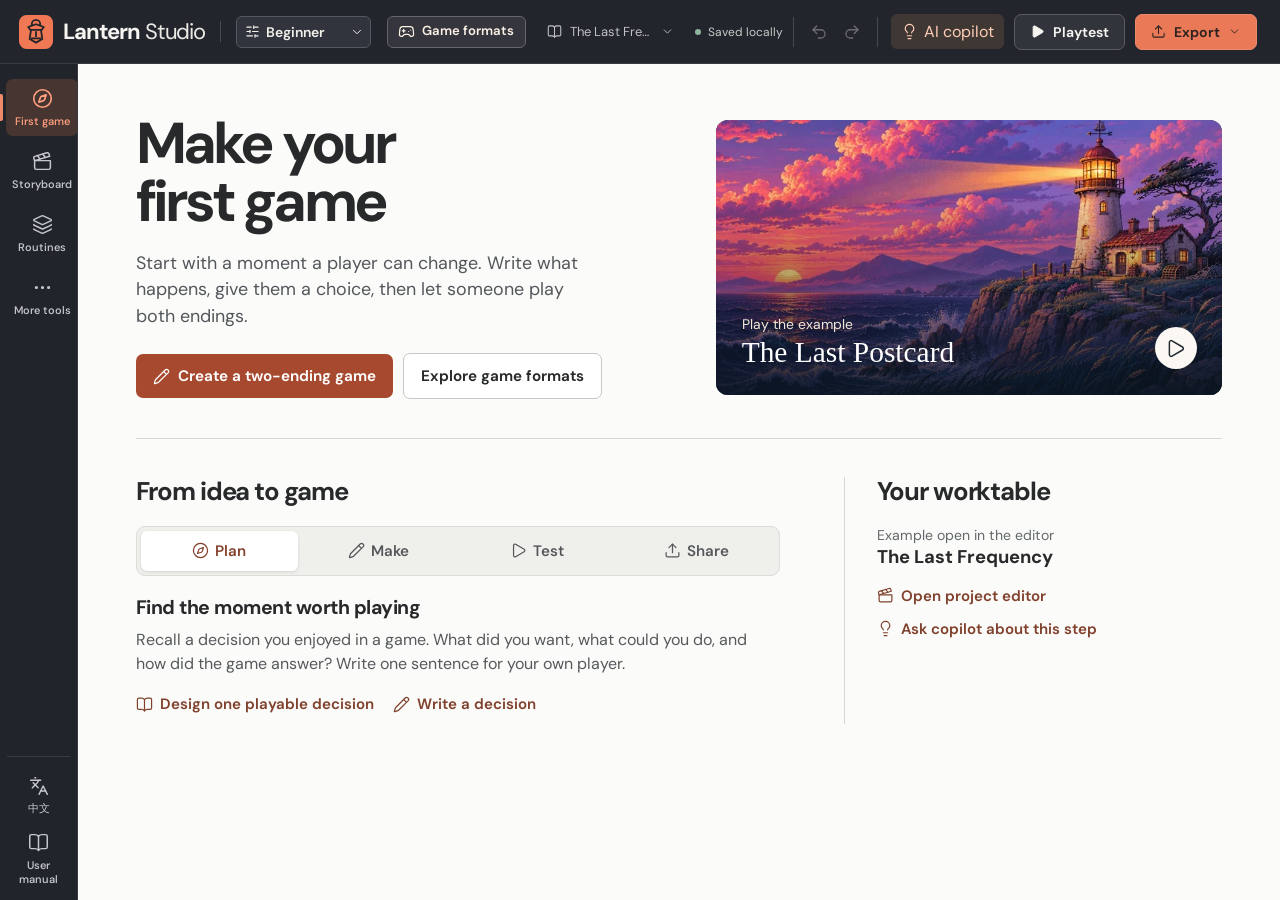
<file: lantern-studio/index.html>
<!doctype html>
<html lang="en">
  <head>
    <meta charset="UTF-8" />
    <meta name="viewport" content="width=device-width,initial-scale=1" />
    <meta name="theme-color" content="#202328" />
    <meta
      name="description"
      content="Make visual novels, interactive stage dramas, branching films, small RPGs and puzzles in English or Chinese. Design, playtest and export games that work offline."
    />
    <link rel="icon" href="./lantern.svg" />
    <title>Lantern Studio · Indie game maker</title>
    <script type="module" crossorigin src="./assets/index-YZppWpvI.js"></script>
    <link rel="stylesheet" crossorigin href="./assets/index-DU5_03jB.css">
  </head>
  <body>
    <div id="app"></div>
    <div id="overlay"></div>
    <div id="toast" role="status" aria-live="polite"></div>
  </body>
</html>
</file>
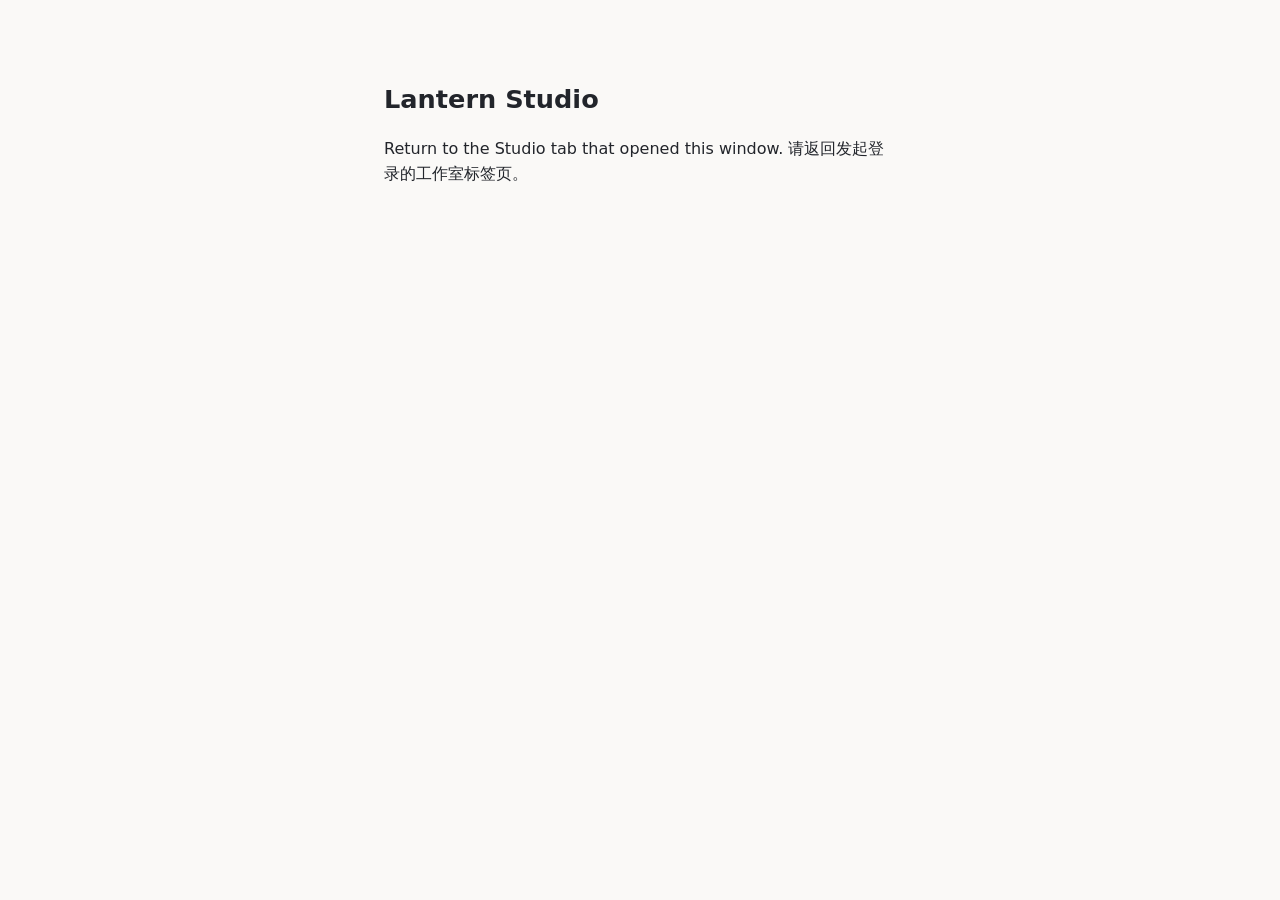
<file: lantern-studio/lantern-connect.html>
<!doctype html>
<html lang="en">
<head>
  <meta charset="utf-8">
  <meta name="viewport" content="width=device-width,initial-scale=1">
  <meta name="referrer" content="no-referrer">
  <meta http-equiv="Content-Security-Policy" content="default-src 'none'; script-src 'unsafe-inline'; style-src 'unsafe-inline'; form-action 'none'; base-uri 'none'">
  <title>Lantern Studio · Provider sign-in</title>
  <style>body{color:#22252b;background:#faf9f7;font:1rem/1.55 system-ui;margin:clamp(2rem,10vw,5rem) auto;padding:0 1.5rem;max-width:32rem}h1{font-size:1.6rem}</style>
</head>
<body>
  <h1>Lantern Studio</h1>
  <p id="status" role="status">Return to the Studio tab that opened this window. 请返回发起登录的工作室标签页。</p>
  <script>
    (() => {
      const params = new URLSearchParams(location.search);
      history.replaceState(null, "", location.pathname);
      const attempt = params.get("attempt");
      if (!/^[A-Za-z0-9_-]{43}$/.test(attempt || "") || typeof BroadcastChannel === "undefined") return;
      const channel = new BroadcastChannel("lantern-provider-" + attempt);
      const code = params.get("code");
      const matched = params.get("state") === attempt;
      if (code && !matched) { channel.close(); return; }
      channel.postMessage({ type: "lantern-openrouter-return", state: attempt, code: matched ? code : null });
      channel.close();
    })();
  </script>
</body>
</html>
</file>
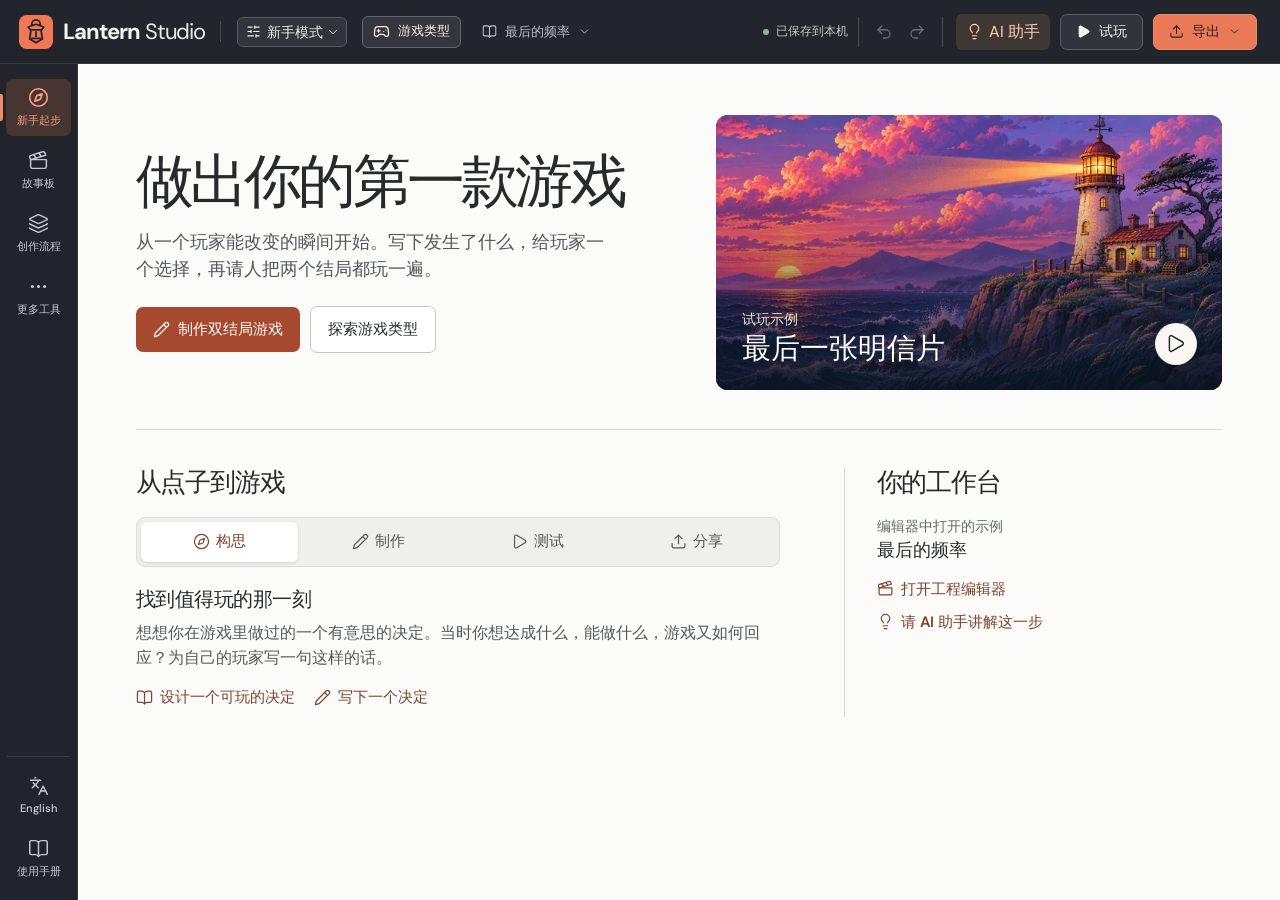
<file: docs/play/tideglass-observatory/zh.html>
<!doctype html><html lang="zh-Hans"><head><meta charset="utf-8"><meta name="viewport" content="width=device-width,initial-scale=1"><meta name="robots" content="noindex,follow"><meta http-equiv="refresh" content="0; url=/lantern-studio/?lang=zh"><link rel="canonical" href="https://websterwang-ai.github.io/lantern-studio/?lang=zh"><title>打开灯笼工作室</title></head><body><p><a href="/lantern-studio/?lang=zh">打开灯笼工作室</a></p></body></html>
</file>
<file: lantern-studio/assets/index-DU5_03jB.css>
@font-face{font-family:DM Sans Variable;font-style:normal;font-display:swap;font-weight:100 1000;src:url(./dm-sans-latin-ext-wght-normal-BOFOeGcA.woff2)format("woff2-variations");unicode-range:U+100-2BA,U+2BD-2C5,U+2C7-2CC,U+2CE-2D7,U+2DD-2FF,U+304,U+308,U+329,U+1D00-1DBF,U+1E00-1E9F,U+1EF2-1EFF,U+2020,U+20A0-20AB,U+20AD-20C0,U+2113,U+2C60-2C7F,U+A720-A7FF}@font-face{font-family:DM Sans Variable;font-style:normal;font-display:swap;font-weight:100 1000;src:url(./dm-sans-latin-wght-normal-Xz1IZZA0.woff2)format("woff2-variations");unicode-range:U+??,U+131,U+152-153,U+2BB-2BC,U+2C6,U+2DA,U+2DC,U+304,U+308,U+329,U+2000-206F,U+20AC,U+2122,U+2191,U+2193,U+2212,U+2215,U+FEFF,U+FFFD}*{box-sizing:border-box}:root{color:#25262a;font-synthesis:none;--ink:#24252a;--muted:#65666c;--line:#dededc;--paper:#fbfbf9;--accent:#ea7958;--dark:#22242b;--mono:"Cascadia Code", "SFMono-Regular", Consolas, monospace;background:#f8f8f6;font-family:DM Sans Variable,Microsoft YaHei,system-ui,sans-serif;font-size:16px}body{margin:0}button,input,select,textarea{font:inherit}button{cursor:pointer;color:inherit}button:disabled{cursor:default;opacity:.4}button:focus-visible,a:focus-visible,summary:focus-visible{outline-offset:3px;outline:3px solid #be583b}input:focus,textarea:focus,select:focus{outline-offset:1px;outline:2px solid #bf664e}svg{flex-shrink:0}button{background:0 0;border:0}button,select,input{touch-action:manipulation}.topbar{color:#f6f4f0;background:#23252c;border-bottom:1px solid #393b42;align-items:center;gap:24px;height:64px;padding:0 23px 0 19px;display:flex}.brand{white-space:nowrap;align-items:center;gap:10px;display:flex}.brand img{width:34px;height:34px}.brand strong{letter-spacing:-1.15px;font-size:22px;font-weight:740}.brand strong span{color:#ebe9e5;font-weight:410}.top-sep{background:#494b50;width:1px;height:21px}.top-work{color:#c0c1c8;align-items:center;gap:8px;font-size:13px;display:flex}.top-actions{align-items:center;gap:10px;margin-left:auto;display:flex}.saved{color:#c4cac6;white-space:nowrap;align-items:center;gap:7px;font-size:12px;display:flex}.saved span{background:#8eb59e;border-radius:50%;width:6px;height:6px}.saved.saving span{background:#deb571}.saved.error span{background:#f87962}.history{border-left:1px solid #484a50;border-right:1px solid #484a50;gap:3px;margin-right:3px;padding:0 10px;display:flex}.iconbtn{border-radius:5px;place-items:center;min-width:30px;height:30px;padding:4px;display:inline-grid}.iconbtn:hover:not(:disabled){background:#85858517}.topbar .iconbtn:hover:not(:disabled){background:#ffffff13}.topbar .iconbtn:disabled{opacity:.35}.topbar .playbtn,.topbar .exportbtn{border-radius:7px;justify-content:center;align-items:center;gap:8px;height:36px;padding:0 15px;font-size:14px;font-weight:640;display:flex}.playbtn{background:#32343b;border:1px solid #5b5c61}.playbtn:hover{background:#41434a}.playbtn svg{fill:currentColor;stroke-width:1.5px}.exportbtn,.primary{background:var(--accent);color:#2b211e;border:1px solid #eb896d;font-weight:650}.exportbtn:hover,.primary:hover{background:#f08a6c}.shell{height:calc(100dvh - 64px);min-height:0;display:flex}.rail{background:var(--dark);color:#c5c7ce;scrollbar-width:thin;border-right:1px solid #373941;flex-direction:column;flex:none;justify-content:space-between;width:78px;padding:15px 0 13px;display:flex;overflow:auto}.rail-main,.rail-foot{gap:6px;display:grid}.railbtn{width:calc(100% - 12px);min-height:57px;color:inherit;border-radius:7px;flex-direction:column;justify-content:center;align-items:center;gap:5px;margin:0 6px;font-size:11px;font-weight:540;display:flex;position:relative}.railbtn:hover{color:#fff;background:#ffffff0a}.railbtn.active{color:#ff9e7e;background:#463530}.railbtn.active:before{content:"";background:#ee8a68;border-radius:0 2px 2px 0;width:3px;height:27px;position:absolute;left:-6px}.railbtn.active svg{stroke-width:1.9px}.rail-foot{border-top:1px solid #3a3c43;margin:12px 7px 0;padding-top:10px}.rail-foot .railbtn{width:100%;margin:0}.outline{border-right:1px solid var(--line);background:#f6f6f3;flex-direction:column;flex:none;width:234px;min-height:0;display:flex}.outline-head{border-bottom:1px solid var(--line);padding:26px 18px 21px}.eyebrow,.outline-caption>span,.kicker,.scene-info small,.map-content>small{font:600 10px/1.3 var(--mono);letter-spacing:1.4px;color:#6a6c70}.project-name{letter-spacing:-.65px;text-align:left;justify-content:space-between;align-items:center;gap:8px;width:100%;padding:7px 0 0;font-size:18px;font-weight:740;display:flex}.project-name svg{color:#777b7d}.outline-caption{justify-content:space-between;align-items:center;padding:17px 13px 8px 18px;display:flex}.scene-list{scrollbar-width:thin;flex:0 auto;padding:0 9px;overflow:auto}.scene-item{text-align:left;border:1px solid #0000;border-radius:7px;align-items:center;gap:10px;width:100%;min-height:60px;margin-bottom:3px;padding:8px 7px;display:flex}.scene-item.current{background:#f9e8df;border-color:#edc5b6}.scene-item:not(.current):hover{background:#eaeae5}.scene-thumb{color:#6c6c70;background:#e2e0da;border-radius:4px;flex:none;place-items:center;width:45px;height:38px;display:grid;overflow:hidden}.scene-thumb img{object-fit:cover;width:100%;height:100%}.scene-info{flex-direction:column;gap:4px;min-width:0;display:flex}.scene-info small{letter-spacing:1.04px;font-size:9px}.scene-info em{color:#8c4b34;font-style:normal}.scene-info b{letter-spacing:-.2px;overflow-wrap:anywhere;font-size:13.5px;font-weight:630;line-height:1.3}.scene-item.current .scene-info b{color:#843d2b}.outline-add{color:#5e6060;border:1px dashed #bbbdb9;border-radius:6px;flex-shrink:0;justify-content:center;align-items:center;gap:7px;margin:13px 15px 12px;padding:9px 6px;font-size:13px;display:flex}.outline-add:hover{background:#edede8}.outline-foot{color:#62656a;border-top:1px solid var(--line);align-items:center;gap:7px;margin-top:auto;padding:16px;font-size:12px;display:flex}.outline-foot span{color:#939593}.workframe{flex-direction:column;flex:1;min-width:0;display:flex;position:relative}.mobilebar{display:none}.workspace{scrollbar-width:thin;background:#fbfbf9;flex:1;min-height:0;overflow:auto}.workspace:focus{outline:none}.learning-project{min-width:0;max-width:min(36vw,350px)}.learning-project span{text-overflow:ellipsis;white-space:nowrap;overflow:hidden}.learning-project svg{flex:none}.work-inner:has(#learning){max-width:1460px;padding:clamp(18px,3vw,46px) clamp(14px,3.7vw,60px) 52px}.work-inner{max-width:1500px;margin:auto;padding:31px clamp(22px,2.3vw,40px) 42px}.scene-heading{justify-content:space-between;align-items:center;gap:12px;margin-bottom:21px;display:flex}.kicker{letter-spacing:1.25px;color:#66696c;align-items:center;gap:9px;font-size:10px;display:flex}.kicker-line{background:#c96344;width:19px;height:2px}.kicker-slash{color:#b2b1ae}.scene-heading h1,.page-head h1{letter-spacing:-1.75px;overflow-wrap:anywhere;margin:8px 0 0;font-size:clamp(29px,2.5vw,43px);font-weight:690;line-height:1.13}.scene-more{background:#fff;border:1px solid #d9d9d5;width:31px;height:31px}.stage{aspect-ratio:1.96;background-color:#303b4c;background-image:var(--stage-image,linear-gradient(135deg, #3f5062, #232636));isolation:isolate;color:#fff;background-position:50%;background-size:cover;border-radius:10px;width:100%;min-height:245px;position:relative;overflow:hidden;box-shadow:0 2px 5px #282b3820}.stage:before{content:"";z-index:-1;pointer-events:none;background:linear-gradient(#0000,#13141b12 20%,#11141ad4 100%);position:absolute;inset:35% 0 0}.stage-top{justify-content:space-between;align-items:center;display:flex;position:absolute;top:13px;left:14px;right:13px}.preview-chip,.expand{-webkit-backdrop-filter:blur(5px);backdrop-filter:blur(5px);color:#fff;background:#151823ad;border:1px solid #ffffff3b;border-radius:5px;align-items:center;gap:7px;display:inline-flex}.preview-chip{font:600 9px/1 var(--mono);letter-spacing:1px;padding:6px 8px}.expand{place-items:center;width:27px;min-width:27px;height:27px;display:grid}.expand svg{width:14px;height:14px}.stage-dialog{color:#f9f6f0;-webkit-backdrop-filter:blur(5px);backdrop-filter:blur(5px);background:#1d2030df;border:1px solid #cbc8dc5e;border-left:3px solid #ed9573;border-radius:6px;padding:13px 81px 14px 15px;position:absolute;bottom:13px;left:14px;right:14px}.speaker-chip{font:650 10px/1.2 var(--mono);text-transform:uppercase;letter-spacing:1.45px;color:#ffb193}.stage-dialog p{white-space:pre-wrap;max-height:5.8em;margin:5px 0 0;font-family:Georgia,Songti SC,SimSun,serif;font-size:clamp(15px,1.24vw,20px);font-weight:400;line-height:1.4;overflow:auto}.stage-page{color:#ebe7e3;align-items:center;gap:1px;display:flex;position:absolute;bottom:10px;right:8px}.stage-page .iconbtn{min-width:17px;height:24px;padding:0}.stage-page .iconbtn svg{width:13px}.stage-page small{font:10px var(--mono);color:#d3ced1}.script-head{flex-wrap:wrap;justify-content:space-between;align-items:center;gap:8px;margin:26px 0 12px;display:flex}.script-head>div{align-items:center;gap:9px;display:flex}.script-head h2,.ins-header h2{letter-spacing:-.65px;margin:0;font-size:19px;font-weight:680}.section-icon{color:#585b60;place-items:center;display:grid}.count{color:#676b6d;font:600 11px var(--mono);text-align:center;background:#eaeae6;border-radius:4px;min-width:20px;padding:3px 5px}.outline-button,.secondary,.primary,.textbtn{border-radius:6px;justify-content:center;align-items:center;gap:7px;font-size:14px;font-weight:560;display:inline-flex}.outline-button,.secondary{background:#fff;border:1px solid #d6d7d2;padding:7px 10px}.outline-button{font-size:12px}.outline-button:hover,.secondary:hover,.menu-action:hover{background:#f0f0ec}.script-list{background:#fff;border:1px solid #dadbd6;border-radius:8px;overflow:hidden}.script-row{text-align:left;align-items:flex-start;gap:13px;width:100%;padding:14px 15px 15px;display:flex}.script-row+.script-row{border-top:1px solid #e7e7e3}.script-row:hover{background:#f8f7f3}.line-num{font:11px/18px var(--mono);color:#93949b;padding-top:1px}.script-copy{flex-direction:column;flex:1;gap:6px;min-width:0;display:flex}.speaker-name{align-items:center;gap:6px;font-size:13px;font-weight:700;display:flex}.speaker-name i{border-radius:2px;width:7px;height:7px}.speaker-name small{color:#727479;background:#f2f2ee;border-radius:3px;margin-left:2px;padding:2px 5px;font-size:10px;font-weight:470}.line-copy{color:#505157;white-space:pre-wrap;overflow-wrap:anywhere;font-size:14px;line-height:1.47}.script-row>svg{color:#929599;opacity:0}.script-row:hover>svg,.script-row:focus-visible>svg{opacity:1}.empty{color:#6a6b70;padding:4px 16px;font-size:14px}.inspector{border-left:1px solid var(--line);scrollbar-width:thin;background:#f7f7f4;flex:none;width:258px;overflow:auto}.ins-header{border-bottom:1px solid var(--line);align-items:center;gap:9px;padding:25px 20px 18px;display:flex}.ins-header svg{color:#61646b}.ins-header h2{font-size:17px}.ins-section{border-bottom:1px solid var(--line);padding:20px}.ins-section h3{letter-spacing:-.2px;margin:0 0 16px;font-size:14px;font-weight:700}.ins-title{color:#595b61;justify-content:space-between;align-items:baseline;display:flex}.ins-title h3{color:var(--ink)}.field{flex-direction:column;gap:7px;min-width:0;margin:12px 0 0;display:flex}.field>span:first-child{color:#65666b;font-size:12px;font-weight:570}.field input,.field select,.field textarea,.ins-section>select{color:#34363b;background:#fff;border:1px solid #d6d7d1;border-radius:6px;width:100%;min-width:0;padding:9px 10px;font-size:13px;display:block}.field select,.ins-section>select{appearance:none;background:#fff url("data:image/svg+xml,%3Csvg xmlns='http://www.w3.org/2000/svg' width='13' height='13' viewBox='0 0 24 24' fill='none' stroke='%23565960' stroke-width='2'%3E%3Cpath d='m6 9 6 6 6-6'/%3E%3C/svg%3E") right 9px center no-repeat;padding-right:28px}.select-wrap,.bg-select{align-items:center;width:100%;min-width:0;display:flex;position:relative}.select-wrap>svg{pointer-events:none;color:#65696b;position:absolute;left:10px}.select-wrap select{padding-left:34px}.bg-select{background:#fff;border:1px solid #d6d7d1;border-radius:6px;gap:8px;min-height:42px;padding:4px 8px 4px 4px}.bg-select img,.bg-select .noart{object-fit:cover;border-radius:3px;width:41px;height:30px}.bg-select span{flex:1;font-size:13px}.bg-select select{opacity:0;cursor:pointer;width:100%;position:absolute;inset:0}.bg-select:focus-within{outline:2px solid #bf664e}.flow-label{color:#65666b;margin-bottom:8px;font-size:12px}.flow-label span{font:10px var(--mono);color:#65666b;background:#e8e8e3;border-radius:3px;padding:2px 4px}.flow-choice{text-align:left;background:#fff;border:1px solid #dcdcd6;border-radius:6px;align-items:flex-start;gap:7px;width:100%;margin:6px 0;padding:10px 7px;display:flex}.flow-choice:hover{border-color:#bf977f}.choice-glyph{color:#75618c;background:#efe8f6;border-radius:4px;flex:none;place-items:center;width:23px;height:23px;display:grid}.flow-choice>span:nth-child(2){flex:1;min-width:0}.flow-choice b{font-size:12px;font-weight:600;line-height:1.4;display:block}.flow-choice small{color:#61646a;align-items:center;gap:3px;margin-top:3px;font-size:11px;display:flex}.flow-choice>svg{color:#999b9c;align-self:center}.plain-add,.textbtn{color:#65676b;align-items:center;gap:6px;padding:5px 0;font-size:12px;display:inline-flex}.plain-add{color:#8e4e39;margin-top:5px;font-weight:650}.ins-bottom{padding:12px 20px}.ins-section>select{font-size:13px}.page-head{margin:2px 0 25px}.page-head p,.modal:where(:not(.play-modal,.stage-modal)) p,.hint{color:#62646a;font-size:15px;line-height:1.6}.page-head h1{margin-bottom:11px}.page-head p{max-width:680px}.map-grid{grid-template-columns:repeat(auto-fit,minmax(min(100%,200px),1fr));gap:16px;display:grid}.map-card{background:#fff;border:1px solid #d9d9d4;border-radius:8px;overflow:hidden}.map-img{background:#3b4551 50%/cover;height:80px}.map-content{padding:14px}.map-title{text-align:left;padding:5px 0 12px;font-size:17px;font-weight:660;display:block}.map-title:hover{text-decoration:underline}.map-edge,.map-end{text-align:left;color:#654842;border-top:1px solid #eae8e1;align-items:flex-start;gap:6px;width:100%;padding:7px 0;font-size:13px;line-height:1.4;display:flex}.map-edge small{color:#68706f;font-size:11px;display:block}.source-actions{flex-wrap:wrap;gap:9px;margin-bottom:13px;display:flex}.source-actions svg{width:16px}.primary,.secondary{padding:9px 12px}.source-note{white-space:pre-wrap;color:#42684d;margin:12px 0;font-size:14px}#source-area{resize:vertical;color:#f0eee6;width:100%;height:54vh;font:13px/1.6 var(--mono);background:#272a32;border:1px solid #45464d;border-radius:8px;padding:18px}.work-inner:has(#library){padding:0}.ls-lib{padding:30px!important}#toast{z-index:150;color:#fff;opacity:0;pointer-events:none;background:#26282f;border-radius:8px;max-width:90vw;padding:11px 16px;font-size:14px;transition:transform .15s;position:fixed;bottom:20px;left:50%;transform:translate(-50%,12px);box-shadow:0 4px 18px #0003}#toast.visible{opacity:1;transform:translate(-50%)}.shade{z-index:70;-webkit-backdrop-filter:blur(3px);backdrop-filter:blur(3px);background:#14182078;place-items:center;padding:20px;display:grid;position:fixed;inset:0}.modal{background:#fbfbf8;border:1px solid #dcdad4;border-radius:13px;width:min(100%,475px);max-height:90dvh;overflow:auto;box-shadow:0 25px 100px #15172043}.modal>header{border-bottom:1px solid var(--line);justify-content:space-between;align-items:center;gap:18px;padding:16px 21px;display:flex}.modal h2{letter-spacing:-.75px;margin:0;font-size:21px}.modal-body{padding:19px 21px 21px}.modal-body>p:first-child{margin-top:0}.modal-body .field{margin:0 0 14px}.modal-body .field>span:first-child{font-size:13px}.modal-body .field input,.modal-body .field select,.modal-body .field textarea{font-size:15px}.modal-body textarea{resize:vertical;min-height:110px;line-height:1.5}.form-foot{justify-content:flex-end;align-items:center;gap:8px;margin-top:20px;display:flex}.form-foot:has(.copy-choice) .primary{order:1}.form-foot>:first-child:not(:only-child){margin-right:auto}.smalltools{gap:4px;display:flex}.conditions,.diagnostics{border:1px solid #dddcd6;border-radius:6px;margin:10px 0;padding:10px;font-size:14px}.conditions summary,.diagnostics summary{cursor:pointer;color:#53565a}.conditions[open] summary{margin-bottom:12px}.guide h3{margin:16px 0 6px;font-size:16px}.guide h3:first-child{margin-top:0}.guide ol{color:#57595d;padding-left:24px;font-size:14px;line-height:1.6}.guide li{margin:6px 0;padding-left:3px}.guide p{margin:4px 0;font-size:14px}.menu-list,.export-list{gap:5px;display:grid}.menu-action{text-align:left;border:1px solid #deded6;border-radius:6px;align-items:center;gap:11px;padding:12px;font-size:14px;display:flex}.menu-action svg:last-child:not(:first-child){margin-left:auto}.export-option{text-align:left;background:#fff;border:1px solid #dadbd5;border-radius:7px;align-items:center;gap:11px;padding:13px 11px;display:flex}.export-option:hover{background:#fffaf6;border-color:#c57e64}.export-option>span:nth-child(2){flex:1;min-width:0}.export-option b,.import-info b,.export-project b{font-size:14px;display:block}.export-option small,.import-info small,.export-project small{color:#696c71;margin-top:3px;font-size:12px;line-height:1.4;display:block}.export-icon{color:#8d4e39;background:#f7e8dd;border-radius:7px;place-items:center;width:35px;height:35px;display:grid}.export-option em{font:11px var(--mono);color:#777}.import-info,.export-project{align-items:center;gap:12px;margin-bottom:16px;display:flex}.import-info>svg,.export-project>svg{color:#826b63}.error-box{color:#853c30;white-space:pre-wrap;overflow-wrap:anywhere;background:#ffede8;border-radius:6px;padding:12px;font-size:13px}#export-state{margin:12px 0 0;font-size:13px}#export-state:empty{display:none}.stage-modal,.play-modal{width:min(100%,1000px)}.stage-modal .modal-body,.play-modal .modal-body{padding:0}.stage-modal .stage{aspect-ratio:16/9;border-radius:0}.stage-modal [data-act=expand]{display:none}.play-modal #game-player{height:min(66vw,71dvh);min-height:min(480px,70dvh)}.play-modal .lantern-player{min-height:100%}@media (min-width:1600px){.outline{width:263px}.inspector{width:288px}.work-inner{max-width:1300px}.stage{max-height:570px}.scene-item{min-height:65px}.scene-info b{font-size:15px}.rail{width:86px}}@media (max-width:1250px){.outline{width:193px}.inspector{width:222px}.ins-section{padding:17px 15px}.work-inner{padding:23px 20px 35px}.scene-item{gap:7px}.scene-thumb{width:39px}.rail{width:68px}.stage{min-height:235px}.outline-head{padding-left:15px}.scene-info b{font-size:13px}.stage-dialog{padding-right:65px}.railbtn{font-size:10px}}@media (max-width:1050px){.inspector{display:none}.inspector.mobile-open{z-index:25;width:260px;display:block;position:absolute;top:64px;bottom:0;right:0;box-shadow:-7px 4px 24px #24262f26}.workframe:has(+.inspector) .mobilebar{justify-content:flex-end;height:28px;padding:4px 16px 0;display:flex}.mobilebar [data-act=outline]{display:none}.work-inner{padding-top:19px}.stage{aspect-ratio:1.95}.scene-heading{margin-bottom:16px}.inspector.mobile-open{top:94px}}@media (max-width:750px){.topbar{gap:10px;height:55px;padding:0 12px}.top-sep,.top-work,.history,.saved{display:none}.brand img{width:29px;height:29px}.brand{gap:7px}.brand strong{font-size:18px}.top-actions{gap:6px}.topbar .playbtn,.topbar .exportbtn{gap:5px;height:33px;padding:0 9px;font-size:12px}.shell{height:calc(100dvh - 55px);padding-bottom:56px}.rail{z-index:30;border:0;flex-direction:row;justify-content:space-around;width:100%;height:56px;padding:0 3px;position:fixed;bottom:0;left:0;right:0}.rail-main,.rail-foot{display:contents}.railbtn,.rail-foot .railbtn{border-radius:0;flex:1;gap:3px;width:auto;min-height:52px;margin:0;font-size:9px}.railbtn.active:before{width:50%;height:2px;top:0;left:25%}.railbtn svg{width:19px}.railbtn span{text-align:center;line-height:1.08}.mobilebar .learning-project{white-space:nowrap;text-overflow:ellipsis;display:block;overflow:hidden}.mobilebar .learning-project svg{vertical-align:middle;margin-right:5px}.outline{display:none}.outline.mobile-open{z-index:25;width:235px;display:flex;position:absolute;top:92px;bottom:56px;left:0;box-shadow:5px 4px 22px #22252c2b}.mobilebar{background:#f5f5f1;border-bottom:1px solid #e4e4df;justify-content:space-between;align-items:center;height:37px;padding:4px 14px;display:flex}.workframe:has(+.inspector) .mobilebar{background:#f5f5f1;border-bottom:1px solid #e4e4df;justify-content:space-between;align-items:center;height:37px;padding:4px 14px;display:flex}.mobilebar [data-act=outline]{display:inline-flex}.inspector.mobile-open{top:92px;bottom:56px}.work-inner{padding:17px 15px 27px}.scene-heading h1{font-size:29px}.kicker{font-size:9px}.stage{aspect-ratio:1.68;min-height:215px}.stage-top{top:9px;left:9px;right:9px}.stage-dialog{padding:8px 48px 10px 10px;bottom:8px;left:8px;right:8px}.stage-dialog p{font-size:15px;line-height:1.3}.stage-page{gap:0;bottom:4px;right:2px}.stage-page small{font-size:8px}.stage-page .iconbtn{min-width:12px}.script-head{margin-top:19px}.script-head h2{font-size:18px}.script-row{gap:8px;padding:12px 10px}.line-copy{font-size:14px}.shade{padding:10px}.modal{max-height:91dvh}.modal>header{padding:12px 16px}.modal-body{padding:16px}.play-modal #game-player{height:70dvh}.ls-lib{padding:19px 15px!important}.page-head h1{font-size:32px}.topbar .playbtn svg{width:13px}}@media (prefers-reduced-motion:reduce){*{scroll-behavior:auto!important;transition:none!important}}.stage-portrait{object-fit:contain;object-position:left bottom;pointer-events:none;max-width:60%;height:91%;position:absolute;bottom:0;left:5%}.stage-dialog,.stage-top{z-index:1}#toast:empty{display:none}.scene-info small,.line-num,.speaker-name small,.export-option em{color:#606268}.mobile-meta,.source-actions [hidden]{display:none}.recover-draft{color:#913e2c;cursor:pointer;font:inherit;background:0 0;border:0;padding:.25rem;text-decoration:underline}@media (max-width:750px){.mobile-meta:has(.recover-draft) .mobile-status{clip-path:inset(50%);width:1px;height:1px;position:absolute;overflow:hidden}.mobile-meta .recover-draft{max-width:5rem;font-size:11px}.mobile-meta{align-items:center;gap:3px;display:flex}.mobile-meta .iconbtn{width:28px;min-width:28px;height:28px}.mobile-meta .iconbtn svg{width:15px}.mobile-meta .mobile-status{color:#585e58;gap:4px;margin-left:4px;font-size:10px;display:flex}.mobilebar .saved span{background:#487756;width:5px;height:5px}.mobilebar .saved.error span{background:#ad412a}.mobilebar .saved.saving span{background:#906528}.mobilebar{gap:3px}}@media (max-width:520px){.topbar{gap:5px;padding-inline:7px}.topbar .top-actions{gap:4px}.topbar .format-launch svg,.topbar .playbtn svg,.topbar .exportbtn svg:first-child{display:none}.topbar .playbtn,.topbar .exportbtn{white-space:nowrap;gap:3px;padding-inline:7px}}@media (max-width:400px){.topbar .brand strong{clip-path:inset(50%);width:1px;height:1px;position:absolute;overflow:hidden}}.live-preview{color:#f8f5e8;text-align:start;background:#203834;border:1px solid #35504a;border-radius:.65rem;align-items:stretch;gap:0;min-width:0;margin:.8rem 0 1rem;display:flex;overflow:hidden}.live-preview>div{flex:1;min-width:0;padding:.75rem .95rem}.live-preview>img,.live-preview>canvas{object-fit:cover;align-self:center;width:clamp(64px,26%,170px);height:auto;min-height:72px;max-height:160px}.live-preview canvas{image-rendering:pixelated;object-fit:contain}.live-preview small,.live-preview strong{color:#b4dcce;display:block}.live-preview small{letter-spacing:.04em;font-size:.72rem;font-weight:600;line-height:1.2}.live-preview strong{color:#fff0b9;margin-top:.4rem;font-size:.88rem}.live-preview p{font:inherit;color:#fff;white-space:pre-wrap;overflow-wrap:anywhere;min-height:1.45em;max-height:13rem;margin:.25rem 0 0;font-size:.95rem;line-height:1.45;overflow-y:auto}.topbar .copilot-launch{color:#ffceb5;white-space:nowrap;background:#3f3734;border-radius:6px;justify-content:center;align-items:center;gap:6px;padding:7px 10px;display:inline-flex}.topbar .copilot-launch:hover{color:#fff;background:#5a443d}#extension-css,#extension-js,.extension-example{tab-size:2;font:.85rem/1.45 ui-monospace,Consolas,monospace}.extension-example{max-height:14rem;padding:.6rem;overflow:auto}.web-code-feedback{align-items:center;gap:.7rem;margin:.3rem 0 .85rem;font-size:.85rem;display:flex}.web-code-feedback button[hidden]{display:none}.source-scope{align-items:center;gap:.75rem;margin:.85rem 0;font-size:.9rem;display:flex}.source-scope select{border:1px solid #bbc6c2;border-radius:.35rem;max-width:70%;padding:.4rem}.rpg-rehearsal{background:#f6f7ef;border:1px solid #c9d5c9;border-radius:.8rem;padding:1rem}.rpg-rehearsal>p{color:#49594e;margin:.5rem 0;font-size:.85rem}.rpg-rehearsal-game{max-height:36rem;overflow:auto}.rpg-rehearsal-game .qr-layout{grid-template-columns:1fr}.qr-columns .rehearsing>:not(.rpg-rehearsal-game){display:none}.rpg-rehearsal-game .qr-stage{flex-direction:column;display:flex}.rpg-rehearsal-game .qr-stage>[data-event-report]{order:-1}.rpg-rehearsal-game .qr-player{min-height:0}.rpg-rehearsal-game .qr-player>header{padding-block:.6rem}@media (max-width:700px){.qr-columns>.rehearsing{z-index:3;background:#f6f7ef;border:1px solid #859c8e;border-radius:.6rem;align-self:start;position:sticky;top:0}.rpg-rehearsal-game{max-height:min(19rem,36dvh)}.qr-columns:has(>.rehearsing)>:last-child :is(input,textarea,select,button){scroll-margin-block-start:min(20rem,38dvh)}}@media (max-width:870px){.topbar .copilot-launch{min-width:34px;height:34px;padding:5px}.topbar .copilot-launch span{display:none}}.my-editor,.my-guide,.my-game{text-align:start;overflow-wrap:anywhere;min-width:0;font:1rem/1.5 DM Sans,Microsoft YaHei,system-ui,sans-serif}:is(.my-editor,.my-guide,.my-game) *{box-sizing:border-box}:is(.my-editor,.my-guide,.my-game) :is(h1,h2,h3,p,blockquote){margin:0}:is(.my-editor,.my-guide,.my-game) :is(button,input,select,textarea){font:inherit}:is(.my-editor,.my-guide,.my-game) button{cursor:pointer;line-height:1.3}:is(.my-editor,.my-guide,.my-game) :focus-visible{outline-offset:3px;outline:3px solid #d17c27}.my-editor,.my-guide{color:#283631;container-type:inline-size}.my-editor-head,.my-game-head,.my-toolbar,.my-tabs,.my-tools,.my-actions,.my-spots{flex-wrap:wrap;align-items:center;gap:.5rem;display:flex}.my-editor-head,.my-game-head{justify-content:space-between;gap:.75rem 1rem}.my-editor-head{margin-bottom:1.1rem}.my-editor h1,.my-guide h1{letter-spacing:-.045em;font-size:clamp(1.8rem,4vw,2.7rem);line-height:1.07}.my-editor h2,.my-guide h2{font-size:1.25rem;line-height:1.3}.my-editor h3{font-size:1.02rem}.my-editor button,.my-guide button,.my-game button{color:#293c33;background:#fff;border:1px solid #bec9c2;border-radius:.5rem;min-height:2.55rem;padding:.47rem .74rem;font-weight:620}.my-editor button[aria-pressed=true],.my-editor button.my-main-btn,.my-game button.my-main-btn,.my-guide button.my-main-btn{color:#fff;background:#315345;border-color:#315345}.my-editor button.my-danger{color:#832e29;justify-self:start}.my-editor .my-help,.my-guide p{color:#4e6055;line-height:1.55}.my-edit-layout{grid-template-columns:minmax(0,1.17fr) minmax(19rem,.9fr);align-items:start;gap:1rem;padding-bottom:2rem;display:grid}.my-canvas-card,.my-inspector,.my-guide section{background:#fffefa;border:1px solid #d5dcd4;border-radius:.75rem;min-width:0;padding:1rem}.my-canvas-card{gap:.7rem;display:grid;position:sticky;top:1rem}.my-inspector,.my-inspector form,.my-guide{gap:.9rem;display:grid}.my-tabs{border-bottom:1px solid #d9ded7;gap:.3rem;padding-bottom:.7rem}.my-tabs button{background:0 0;border-color:#0000}.my-field{align-content:start;gap:.25rem;min-width:0;font-size:.89rem;font-weight:650;display:grid}.my-field :is(select,input,textarea){color:#26392e;background:#fff;border:1px solid #afbdb4;border-radius:.38rem;width:100%;min-width:0;padding:.5rem .58rem;font-weight:450;line-height:1.38;display:block}.my-field textarea{resize:vertical;min-height:4.4rem}.my-inspector form>.my-main-btn{justify-self:start}.my-pair,.my-bounds{grid-template-columns:repeat(2,minmax(0,1fr));gap:.65rem;display:grid}.my-bounds{grid-template-columns:repeat(4,minmax(0,1fr))}.my-inline-form{flex-wrap:wrap;align-items:end;display:flex!important}.my-flags{gap:.45rem;margin:0;padding:0;list-style:none;display:grid}.my-flags li{background:#f0f3ee;border-radius:.35rem;justify-content:space-between;align-items:center;gap:.7rem;padding:.4rem .65rem;display:flex}.my-frame{isolation:isolate;aspect-ratio:16/9;background:#101f24;border-radius:.52rem;place-items:center;width:100%;min-width:0;display:grid;position:relative;overflow:hidden}.my-picture{isolation:isolate;background:radial-gradient(at 55% 24%,#46666e,#253e45 52%,#172c32);max-width:100%;max-height:100%;position:relative;overflow:visible}.my-backdrop{pointer-events:none;-webkit-user-select:none;user-select:none;width:100%;height:100%;display:block;position:absolute;inset:0}.my-empty-art{text-align:center;color:#d3e1d9;font-family:Georgia,serif;font-size:clamp(1rem,3vw,2rem);position:absolute;inset:36% 12% auto}.my-editor button.my-shape,.my-game button.my-marker{z-index:1;color:#fff8e7;background:#182f2b0d;border:1px dashed #f8e8b9;border-radius:.35rem;place-items:center;min-width:0;min-height:0;padding:0;display:grid;position:absolute}.my-editor button.my-shape{touch-action:none;cursor:move;background:#112a3326;box-shadow:0 0 0 1px #193136}.my-editor .my-shape[aria-pressed=true],.my-game .my-marker:is(:hover,:focus-visible,[aria-pressed=true]){z-index:2;background:#1941432e;border:2px solid #ffdb91}.my-shape span,.my-marker span{color:#fff0c5;background:#193b40;border:1px solid #e8cb88;border-radius:50%;place-items:center;width:1.65rem;height:1.65rem;font:700 .85rem/1 DM Sans,system-ui,sans-serif;display:grid;box-shadow:0 1px 4px #0a2225}.my-editor button.my-handle{z-index:4;color:#183337;cursor:nwse-resize;touch-action:none;background:#ffdc96;border-color:#213c3c;min-width:1.7rem;min-height:1.7rem;padding:0;position:absolute;transform:translate(-85%,-85%)}.my-guide{max-width:56rem;margin:0 auto;padding-bottom:2rem}.my-guide section{gap:.5rem;display:grid}.my-guide ol{gap:.5rem;margin:0;padding-inline-start:1.4rem;display:grid}.my-game{color:#f5ead5;--lightningcss-light: ;--lightningcss-dark:initial;color-scheme:dark;background:#12282d;width:100%;height:100%;min-height:0;overflow:auto;container-type:inline-size}.my-game-head,.my-game-body,.my-result{max-width:84rem;margin:auto;padding:clamp(.85rem,2.4vw,1.7rem)}.my-game-head{background:#1c3336;border-bottom:1px solid #466062}.my-game-head h1{color:#f2ddae;font:500 clamp(1.4rem,3.6vw,2.35rem)/1.1 Georgia,Songti SC,serif}.my-game button{color:#f6ecdb;background:#233e41;border-color:#647e78;font-size:.94rem}.my-game button:disabled{opacity:.55;cursor:default}.my-game button.my-main-btn,.my-game .my-spots button[aria-pressed=true]{color:#233738;background:#f5d690;border-color:#f5d690}.my-game-body{grid-template-columns:minmax(0,1.8fr) minmax(15rem,.8fr);align-items:start;gap:clamp(.85rem,2vw,1.6rem);display:grid}.my-game .my-frame{border:1px solid #49625f}.my-game button.my-marker{background:0 0;border-color:#0000}.my-game .my-marker span{width:1.9rem;height:1.9rem}.my-game-panel,.my-action-panel{gap:.65rem;display:grid}.my-game-panel h2,.my-result h2{color:#f2ddae;font:500 clamp(1.4rem,3vw,2rem)/1.15 Georgia,Songti SC,serif}.my-intro,.my-note,.my-result p,.my-document,.my-credit{white-space:pre-wrap}.my-game-panel .my-intro{color:#d6e1d9}.my-action-panel{border-top:1px solid #4a6260;margin-top:.4rem;padding-top:.9rem}.my-game .my-action-panel h3{color:#f0deba;font-size:1.1rem}.my-note{background:#203c40;border-inline-start:3px solid #cba760;border-radius:.3rem;padding:.7rem .8rem}.my-document{background:#24464a;border:1px solid #57736e;border-radius:.35rem;padding:.55rem .65rem;font-family:Georgia,Songti SC,serif;margin-top:.7rem!important}.my-evidence{border-radius:.35rem;max-width:100%;max-height:24rem;margin-top:.65rem;display:block}.my-credit{color:#c5d4c8;margin-top:.4rem;font-size:.76rem;display:block}.my-result{align-content:start;justify-items:start;gap:.9rem;max-width:52rem;display:grid}.my-ending h2{font-size:clamp(2.3rem,7vw,4rem)}.my-eyebrow{letter-spacing:.07em;color:#f3d18c;font-weight:700}@container (width<=57rem){.my-edit-layout,.my-game-body{grid-template-columns:minmax(0,1fr)}.my-canvas-card{position:static}}@container (width<=31rem){.my-inspector,.my-canvas-card{padding:.68rem}.my-pair{grid-template-columns:minmax(0,1fr)}.my-game-head,.my-game-body,.my-result{padding:.75rem}.my-game button,.my-editor button{min-height:2.75rem}.my-bounds{grid-template-columns:repeat(2,minmax(0,1fr))}.my-game button.my-marker,.my-editor button.my-shape{min-height:0}}.ec-player,.ec-editor{--ec-ink:#153f42;--ec-sea:#17645e;--ec-paper:#fffdf7;--ec-line:#bdcec0;--ec-muted:#496367;color:var(--ec-ink);overflow-wrap:anywhere;font-family:DM Sans,system-ui,sans-serif;line-height:1.48}.ec-player *,.ec-editor *,.ec-player,.ec-editor{box-sizing:border-box}.ec-player{background:#eef3e9;height:100%;padding:clamp(.75rem,2vw,1.75rem);overflow:auto}.ec-player h1,.ec-player h2,.ec-player h3,.ec-editor h1,.ec-editor h2{color:var(--ec-ink);margin:0;font-family:Georgia,Songti SC,serif;font-weight:650;line-height:1.12}.ec-player h1,.ec-editor h1{font-size:clamp(1.65rem,4vw,2.7rem)}.ec-player h2,.ec-editor h2{font-size:clamp(1.35rem,3vw,1.9rem)}.ec-play-head,.ec-editor-head{justify-content:space-between;align-items:center;gap:1rem;max-width:1050px;margin:0 auto 1rem;display:flex}.ec-play-head{color:#fff9df;background:#123e40;border-radius:16px;padding:1rem clamp(1rem,3vw,2rem)}.ec-play-head h1,.ec-play-head .ec-kicker{color:#fff9df}.ec-kicker{letter-spacing:.095em;text-transform:uppercase;color:#396864;margin:0 0 .25rem;font-size:.76rem;font-weight:750}.ec-play-layout,.ec-editor-form{grid-template-columns:minmax(0,1.6fr) minmax(0,1fr);align-items:start;gap:1rem;max-width:1050px;margin:auto;display:grid}.ec-stage,.ec-side,.ec-editor-card{background:var(--ec-paper);border:1px solid var(--ec-line);border-radius:15px;min-width:0;padding:clamp(.85rem,2.5vw,1.6rem)}.ec-stage h2,.ec-side h2{margin:0 0 .65rem}.ec-player p,.ec-editor p{margin:.45rem 0 .8rem}.ec-side-art,.ec-portrait{background:#d1e8d9;border-radius:10px;width:100%;margin:0 0 .85rem;display:block;overflow:hidden}.ec-side-art,.ec-portrait img{object-fit:cover;object-position:center 53%;width:100%;height:clamp(115px,20vw,210px);display:block}.ec-portrait img{height:clamp(130px,22vw,240px)}.ec-shell{text-align:center;padding:1rem;font-size:4rem;display:block}.ec-board{grid-template-columns:repeat(var(--ec-cols), minmax(0, 1fr));background:#476f61;border:3px solid #294e49;border-radius:9px;width:min(100%,550px);display:grid;overflow:hidden}.ec-square{aspect-ratio:1;place-items:center;min-width:0;line-height:1;display:grid;position:relative;box-shadow:inset 0 0 0 .5px #35554935}.ec-terrain-grass,.ec-edit-board .ec-terrain-grass{background:radial-gradient(at 27% 72%,#53865566 3%,#0000 5%),radial-gradient(at 64% 21%,#53865588 3%,#0000 5%),#b5cb90}.ec-terrain-path,.ec-edit-board .ec-terrain-path{background:radial-gradient(at 65% 61%,#a58b6388 4%,#0000 6%),radial-gradient(at 20% 39%,#a58b6388 3%,#0000 5%),#e6d3a5}.ec-terrain-rock,.ec-edit-board .ec-terrain-rock{background:radial-gradient(at 36% 65%,#77928c 0 19%,#0000 21%),radial-gradient(at 70% 40%,#7d9990 0 28%,#0000 31%),#526f68}.ec-terrain-water,.ec-edit-board .ec-terrain-water{background:repeating-linear-gradient(166deg,#0000 0 26%,#9cd1bfaa 27% 30%,#0000 30% 45%),#3f8a8d}.ec-site,.ec-traveler{place-items:center;font-size:clamp(.75rem,2.7vw,1.65rem);line-height:1;display:grid;position:absolute}.ec-traveler{z-index:1;color:#ffe77a;background:#25434a;border:2px solid #fff6c2;border-radius:50%;width:64%;height:64%;font-size:clamp(.55rem,2.5vw,1.35rem)}.ec-objective,.ec-intent{font-weight:700}.ec-coordinate,.ec-legend,.ec-file-label,.ec-notice{color:var(--ec-muted);font-size:.87rem}.ec-notice:not(:empty){border-left:3px solid #b77735;padding:.3rem .65rem}.ec-directions,.ec-battle-actions,.ec-nav,.ec-brushes{flex-wrap:wrap;gap:.45rem;display:flex}.ec-player button,.ec-editor button,.ec-file-label{font:inherit;color:#164e4a;cursor:pointer;background:#fafcf5;border:1px solid #7eaaa0;border-radius:8px;min-height:42px;padding:.52rem .85rem;font-size:.92rem;font-weight:650}.ec-player button:hover,.ec-editor button:hover,.ec-file-label:hover{background:#dfebe0}.ec-player button.ec-primary,.ec-editor button.ec-primary,.ec-brushes [aria-pressed=true]{color:#fff;background:#175d57;border-color:#175d57}.ec-player button:focus-visible,.ec-player input:focus-visible,.ec-player summary:focus-visible,.ec-editor :focus-visible,.ec-file-label:focus-within{outline-offset:2px;outline:3px solid #c06d15}.ec-directions button{width:3rem;height:2.9rem;font-size:1.35rem;line-height:1}.ec-battle-actions{margin-top:.9rem}.ec-battle-actions button{text-align:left;flex:10rem}.ec-battle-actions small{font-size:.82em;font-weight:450;display:block}.ec-intent{background:#e5f0de;border:1px solid #a6c9b5;border-radius:8px;padding:.6rem .8rem}.ec-intent.ec-strong{color:#68431b;background:#fff0d4;border-color:#d4aa64}.ec-meter{margin:.55rem 0}.ec-meter>div{justify-content:space-between;gap:.5rem;font-size:.9rem;display:flex}.ec-meter progress{accent-color:#1b7460;border:0;width:100%;height:.65rem;display:block}.ec-stamina progress{accent-color:#a26027}.ec-save{border-top:1px solid var(--ec-line);margin-top:1rem;padding-top:.8rem}.ec-save summary{cursor:pointer;min-height:36px;padding:.3rem 0;font-weight:700}.ec-save button,.ec-stage>button,.ec-file-label{max-width:100%;margin:0 .35rem .45rem 0;display:inline-block}.ec-file-label{position:relative}.ec-file{opacity:0;width:1px;height:1px;position:absolute;overflow:hidden}.ec-credits{white-space:pre-wrap;font-size:.88rem}.ec-editor{max-width:1100px;color:var(--ec-ink);background:#f0f3e9;min-width:0;margin:auto;padding:clamp(.8rem,2vw,1.7rem)}.ec-editor-head{flex-wrap:wrap}.ec-editor .ec-editor-card{margin:0 0 1rem}.ec-editor .ec-map-heading p{color:var(--ec-muted)}.ec-brushes{margin:1rem 0}.ec-editor .ec-edit-board{width:min(100%,480px)}.ec-editor .ec-edit-board button.ec-square{color:#163e39;border:0;border-radius:0;min-height:0;margin:0;padding:0;font-size:clamp(.55rem,1.8vw,1.2rem)}.ec-editor .ec-edit-board button.ec-terrain-rock{color:#fff;background-color:#66867a}.ec-edit-board button:focus-visible{outline-offset:-3px;z-index:1}.ec-editor-form{grid-template-columns:minmax(0,1.15fr) minmax(0,1fr)}.ec-field{margin:.7rem 0;display:block}.ec-field>span{margin-bottom:.24rem;font-size:.86rem;font-weight:700;display:block}.ec-field input,.ec-field textarea,.ec-field select{width:100%;min-width:0;font:inherit;color:#193e3c;background:#fffefa;border:1px solid #9aafa4;border-radius:7px;padding:.5rem .6rem}.ec-field textarea{resize:vertical;min-height:3.6rem}.ec-guide{max-width:880px}.ec-guide h1{margin-bottom:1rem}@media (max-width:720px){.ec-play-layout,.ec-editor-form{grid-template-columns:minmax(0,1fr)}.ec-stage,.ec-side{padding:.8rem}.ec-side-art{display:none}.ec-play-head{gap:.45rem}.ec-portrait img{height:130px}.ec-battle-actions button{flex-basis:8rem}.ec-board{max-width:450px}.ec-editor-head{align-items:start}.ec-nav button,.ec-brushes button{min-height:38px;padding:.42rem .55rem}}.ec-map-size{flex-wrap:wrap;align-items:end;gap:.6rem;margin-top:.7rem;display:flex}.ec-map-size .ec-field{width:5.5rem;margin:0}.ec-map-size .ec-field input{min-height:42px}.tx-player{--tx-ink:#253d3e;--tx-paper:#fcf8ec;--tx-copper:#86472e;box-sizing:border-box;overscroll-behavior:contain;width:100%;height:100%;min-height:0;color:var(--tx-ink);--lightningcss-light:initial;--lightningcss-dark: ;color-scheme:light;background:#f2ecda;font:1rem/1.5 DM Sans,system-ui,Microsoft YaHei,sans-serif;overflow:auto}.tx-player *{box-sizing:border-box}.tx-player-head{color:#fffbeb;background:#203f42;border-bottom:4px solid #bb9664;flex-wrap:wrap;justify-content:space-between;align-items:center;gap:.8rem 1rem;padding:.8rem clamp(.8rem,4vw,2.8rem);display:flex}.tx-book-name{letter-spacing:.01em;font-family:Baskervville,Georgia,Songti SC,serif;font-size:clamp(1.05rem,2.4vw,1.5rem)}.tx-tools{flex-wrap:wrap;align-items:center;gap:.3rem;display:flex}.tx-player button,.tx-player input,.tx-player summary{font:inherit}.tx-player button{cursor:pointer;min-height:2.75rem}.tx-tools button,.tx-sheet button{color:#fff;background:#254c4d;border:1px solid #9cb0a8;border-radius:.28rem;padding:.3rem .65rem}.tx-player button:disabled{cursor:default}.tx-tools button:disabled{color:#c5d4ce;background:0 0;border-color:#758b85}.tx-spread{grid-template-columns:minmax(0,47rem) minmax(9rem,13rem);justify-content:center;align-items:start;gap:clamp(.9rem,3.8vw,2.8rem);max-width:74rem;margin:0 auto;padding:clamp(.8rem,4vw,3.2rem);display:grid}.tx-paper{background:var(--tx-paper);overflow-wrap:anywhere;border:1px solid #d0c3a6;min-width:0;padding:clamp(1rem,4.3vw,3.3rem);box-shadow:0 .35rem 1.6rem #51463312}.tx-paper:before{content:"";border-top:3px solid #9a583c;width:3rem;margin-bottom:1.25rem;display:block}.tx-paper h1{color:#173b3e;letter-spacing:-.035em;margin:0 0 1rem;font:clamp(2rem,5vw,3.45rem)/1.1 Baskervville,Georgia,Songti SC,serif}.tx-prose,.tx-reply{white-space:pre-wrap;overflow-wrap:anywhere;font:clamp(1.08rem,2.2vw,1.32rem)/1.68 Baskervville,Georgia,Songti SC,serif}.tx-prose p{margin:.75em 0}.tx-reply{color:#60422f;border-inline-start:3px solid #be9a6d;margin:1rem 0;padding-inline-start:.85rem}.tx-player:lang(zh-CN) .tx-prose,.tx-player:lang(zh-CN) .tx-reply{line-height:1.9}.tx-paper figure{margin:1rem 0}.tx-paper figure img{object-fit:contain;max-width:100%;max-height:20rem;display:block}.tx-audio{gap:.35rem;margin:1rem 0;font-size:.9rem;display:grid}.tx-audio audio{width:min(100%,24rem)}.tx-bag{border-top:2px solid #a68f67;padding:.6rem .25rem}.tx-bag h2,.tx-choices h2{margin:.4rem 0;font:650 1.05rem/1.45 system-ui,sans-serif}.tx-bag h2:not(:first-child){margin-top:1.3rem}.tx-bag p,.tx-bag li,.tx-choice small,.tx-vocabulary{color:#4b5750;font-size:.9rem}.tx-bag ul,.tx-journal,.tx-vocabulary ul{padding-inline-start:1.25rem}.tx-bag ul,.tx-bag p{margin:.4rem 0}.tx-choices{border-top:1px solid #ccc0a6;margin-top:1.5rem;padding-top:.7rem}.tx-choice{padding:.15rem 0}.tx-choice button{text-align:start;color:#254648;background:#f2f1e3;border:1px solid #b4b8a6;border-radius:.25rem;width:100%;padding:.55rem .8rem;display:block}.tx-choice button:not(:disabled):hover{background:#e5e9d8;border-color:#739187}.tx-choice button:disabled{color:#64675e;background:#f5f1e6;border-style:dashed}.tx-choice small{margin:.12rem .05rem .3rem;display:block}.tx-command{grid-template-columns:minmax(0,1fr) auto;align-items:end;gap:.35rem .55rem;margin:1.2rem 0 .2rem;display:grid}.tx-command label{gap:.25rem;font-size:.88rem;font-weight:650;display:grid}.tx-command input{color:#223634;background:#fffdf8;border:1px solid #9ea69b;border-radius:.25rem;width:100%;min-width:0;min-height:2.75rem;padding:.4rem .55rem}.tx-command button,.tx-player .tx-primary{color:#fff;background:#783e29;border:1px solid #783e29;border-radius:.25rem;padding:.45rem .85rem}.tx-feedback{color:#713e27;grid-column:1/-1;margin:0;font-size:.9rem}.tx-vocabulary summary{cursor:pointer;padding:.4rem 0}.tx-vocabulary ul{margin:.25rem 0}.tx-eyebrow{color:var(--tx-copper);margin:.15rem 0 .5rem;font-size:.87rem;font-weight:700}.tx-sheet{color:#203e3e;background:#fffbed;border:1px solid #8f937e;border-radius:.5rem;width:min(36rem,100vw - 1.5rem);max-height:80vh;padding:1.2rem;overflow:auto}.tx-sheet::backdrop{background:#182d32b8}.tx-sheet-head{border-bottom:1px solid #c6b99c;justify-content:space-between;align-items:center;gap:1rem;padding-bottom:.5rem;display:flex}.tx-sheet h2{margin:0;font:1.8rem Georgia,Songti SC,serif}.tx-journal li{padding:.4rem 0}.tx-journal p{margin:.25rem 0}.tx-player :focus-visible{outline-offset:3px;outline:3px solid #b46124}.tx-tools :focus-visible{outline-color:#f2b87d}@media (max-width:680px){.tx-spread{grid-template-columns:minmax(0,1fr);padding:.6rem}.tx-bag{padding:.65rem .85rem}.tx-player-head{gap:.35rem;padding:.6rem .75rem}.tx-tools{width:100%}.tx-tools button{padding:.3rem .5rem;font-size:.84rem}.tx-paper{padding:1.15rem}.tx-paper:before{margin-bottom:.8rem}}.tx-editor,.tx-guide{box-sizing:border-box;color:#293d38;max-width:79rem;margin:0 auto;padding:clamp(.8rem,2.8vw,2.2rem);font:1rem/1.45 DM Sans,system-ui,Microsoft YaHei,sans-serif}.tx-editor *,.tx-guide *{box-sizing:border-box}.tx-editor h1,.tx-guide h1{letter-spacing:-.04em;margin:0;font-size:clamp(1.6rem,3vw,2.4rem)}.tx-editor h2,.tx-guide h2{margin:.3rem 0 .75rem;font-size:1.12rem}.tx-editor h3{font-size:.98rem}.tx-editor-header,.tx-edit-banner,.tx-toolrow,.tx-tabs,.tx-action-list{flex-wrap:wrap;align-items:center;gap:.5rem;display:flex}.tx-editor-header{justify-content:space-between;margin-bottom:1rem}.tx-editor-header p{margin:.15rem 0}.tx-edit-layout{grid-template-columns:minmax(12rem,17rem) minmax(0,1fr);align-items:start;gap:clamp(.8rem,2vw,1.6rem);display:grid}.tx-edit-side,.tx-edit-content,.tx-guide article{background:#fffcf3;border:1px solid #d9d1bd;border-radius:.6rem;padding:clamp(.8rem,2vw,1.4rem)}.tx-passage-list{gap:.3rem;margin-bottom:.65rem;display:grid}.tx-editor button,.tx-guide button{font:inherit;cursor:pointer;border-radius:.3rem;min-height:2.65rem;padding:.4rem .75rem;font-size:.9rem;font-weight:650;line-height:1.35}.tx-secondary{color:#304b44;background:#fffdf6;border:1px solid #b3b7a7}.tx-editor .tx-primary,.tx-guide .tx-primary{color:#fff;background:#854830;border:1px solid #854830}.tx-editor button:disabled{cursor:default;opacity:.6}.tx-editor .tx-passage-link{text-align:start;overflow-wrap:anywhere;justify-content:space-between;align-items:center;gap:.5rem;display:flex}.tx-passage-link small{color:#5a624f;white-space:nowrap;font-size:.7rem}.tx-passage-link[aria-current=page],.tx-tabs [aria-pressed=true],.tx-action-list [aria-pressed=true]{background:#e8eddf;border-color:#688477}.tx-resources{border-top:1px solid #cbd0bd;margin-top:1.05rem;padding-top:.8rem}.tx-editor summary{cursor:pointer;padding:.35rem 0;font-weight:650}.tx-resources form,.tx-author-form{gap:.75rem;display:grid}.tx-resources form{margin:.5rem 0}.tx-author-form{margin:.85rem 0}.tx-editor form button{justify-self:start}.tx-field{gap:.27rem;min-width:0;display:grid}.tx-field span{font-size:.86rem;font-weight:650}.tx-editor input:not([type=checkbox]),.tx-editor select,.tx-editor textarea{width:100%;min-width:0;font:inherit;color:#243931;background:#fff;border:1px solid #a2ac9f;border-radius:.3rem;padding:.46rem .6rem}.tx-editor textarea{resize:vertical}.tx-edit-banner{border-bottom:1px solid #d9d1bd;justify-content:space-between;padding-bottom:.65rem}.tx-edit-banner .tx-field{max-width:13rem}.tx-check{align-items:center;gap:.45rem;display:flex}.tx-editor .tx-check input{width:1rem;height:1rem}.tx-edit-status:empty{display:none}.tx-edit-status{background:#f5efe2;border-left:3px solid #99704f;padding:.45rem .65rem}.tx-rule-details,.tx-author-form details{border-block:1px solid #d6d5c5;padding:.35rem 0}.tx-rule-grid{grid-template-columns:repeat(2,minmax(0,1fr));gap:.5rem;display:grid}.tx-author-form details>.tx-field{margin:.45rem 0}.tx-editor .tx-action-list{margin-top:.65rem}.tx-editor :focus-visible,.tx-guide :focus-visible{outline-offset:2px;outline:3px solid #a35d32}.tx-guide{max-width:58rem}.tx-guide article+article{margin-top:.75rem}.tx-guide ol,.tx-guide ul{padding-inline-start:1.45rem}.tx-guide li+li{margin-top:.39rem}.tx-guide code{color:#553d28;word-break:break-word;background:#f1ecdd}.tx-guide h1{margin-bottom:.85rem}@media (max-width:730px){.tx-edit-layout{grid-template-columns:minmax(0,1fr)}.tx-passage-list{grid-template-columns:repeat(2,minmax(0,1fr))}.tx-passage-list h2{grid-column:1/-1}.tx-rule-grid{grid-template-columns:1fr}.tx-editor button,.tx-guide button{min-height:2.75rem}}.ff-editor,.ff-player,.ff-guide{box-sizing:border-box;overflow-wrap:anywhere;min-width:0;font-family:DM Sans,Microsoft YaHei,system-ui,sans-serif;line-height:1.5}.ff-editor *,.ff-player *,.ff-guide *{box-sizing:border-box}.ff-editor [hidden],.ff-player [hidden]{display:none!important}.ff-player{--ff-ink:#f6f0df;--ff-gold:#ffcb80;--ff-muted:#c6d1cc;color:var(--ff-ink);--lightningcss-light: ;--lightningcss-dark:initial;color-scheme:dark;background:#11272b;width:100%;height:100%;overflow:auto;container-type:inline-size}.ff-player h1,.ff-player h2,.ff-player h3,.ff-editor h1,.ff-editor h2,.ff-editor h3,.ff-guide h1,.ff-guide h2{letter-spacing:-.025em;color:inherit;margin:0;line-height:1.17}.ff-head,.ff-edit-head{flex-wrap:wrap;justify-content:space-between;align-items:center;gap:.7rem 1.2rem;display:flex}.ff-head{background:#0c1d20;border-bottom:1px solid #3a5154;padding:.85rem clamp(.75rem,3vw,2rem)}.ff-head h1{font-family:Georgia,Songti SC,serif;font-size:clamp(1.25rem,3.4vw,2.2rem);font-weight:500}.ff-tools,.ff-controls,.ff-decisions,.ff-editor-actions{flex-wrap:wrap;gap:.5rem;display:flex}.ff-player button,.ff-editor button,.ff-guide button{font:inherit;cursor:pointer;white-space:normal;border-radius:.55rem;max-width:100%;min-height:42px;padding:.55rem .85rem}.ff-player button{color:var(--ff-ink);background:#1b363a;border:1px solid #567074;font-size:.93rem}.ff-player button:hover:not(:disabled){background:#2b484a}.ff-player button:disabled{opacity:.5;cursor:default}.ff-player .ff-primary{color:#262014;background:#f3c980;border-color:#f3c980;font-weight:650}.ff-player .ff-primary:hover{color:#241a0a;background:#ffdb9e!important}.ff-player :focus-visible,.ff-editor :focus-visible,.ff-guide :focus-visible{outline-offset:3px;outline:3px solid #ec992f}.ff-body,.ff-credits{width:min(100%,60rem);margin:0 auto;padding:clamp(.8rem,3vw,1.8rem)}.ff-title{padding-bottom:.7rem;font-size:clamp(1.35rem,3vw,2rem)}.ff-media{aspect-ratio:16/9;background:#0a171c;border:1px solid #3c5757;border-radius:.72rem;position:relative;overflow:hidden}.ff-media video,.ff-media img{object-fit:contain;width:100%;height:100%;display:block}.ff-unfilmed{display:none}.ff-caption{color:#fff9e7;text-align:center;background:#091718ed;border-radius:.28rem;width:max-content;max-width:96%;margin:0;padding:.23rem .6rem;font-size:clamp(.82rem,2.1vw,1.16rem);line-height:1.3;position:absolute;bottom:.35rem;left:50%;transform:translate(-50%)}.ff-controls{margin:.75rem 0}.ff-decision{border:1px solid #4c6766;border-left:4px solid var(--ff-gold);background:#1b393c;border-radius:.65rem;margin:.9rem 0;padding:clamp(.8rem,2vw,1.2rem)}.ff-decision h3{margin-bottom:.75rem;font-size:clamp(1.15rem,3vw,1.6rem)}.ff-decision h3:focus{outline-offset:.2rem}.ff-timer,.ff-media-options{color:var(--ff-muted);font-size:.9rem}.ff-timer{margin:.7rem 0 .4rem}.ff-media-options{margin:1rem 0}.ff-loading{color:var(--ff-muted);flex-wrap:wrap;flex:1 0 100%;align-items:center;gap:.5rem;font-size:.9rem;display:flex}.ff-transcript{border-top:1px solid #526767;padding:.7rem 0}.ff-transcript summary,.ff-settings summary{cursor:pointer;align-content:center;min-height:38px;font-weight:650}.ff-transcript-copy p,.ff-credits p{white-space:pre-line}.ff-caption-line{color:var(--ff-muted);gap:.65rem;margin:.4rem 0;display:flex}.ff-caption-line time{color:var(--ff-gold);font-variant-numeric:tabular-nums}.ff-editor,.ff-guide{color:#192d2d;width:100%;padding:clamp(.8rem,2.4vw,1.8rem)}.ff-editor{background:#f2f1e9;min-height:100%;container-type:inline-size}.ff-edit-head h1,.ff-guide h1{font-family:Georgia,Songti SC,serif;font-size:clamp(1.7rem,3vw,2.55rem);font-weight:500}.ff-editor button,.ff-guide button{color:#22423e;background:#fffdf6;border:1px solid #b0beb2;font-size:.9rem}.ff-editor button:hover,.ff-guide button:hover{background:#e5ede4}.ff-editor .ff-primary{color:#fffdf2;background:#205a4d;border-color:#205a4d;font-weight:650}.ff-card,.ff-guide{background:#fffdf6;border:1px solid #d2d5c8;border-radius:.8rem}.ff-card{padding:clamp(.8rem,2vw,1.2rem)}.ff-settings{margin:.9rem 0;padding:.4rem 1rem}.ff-settings form{margin:.5rem 0}.ff-edit-layout{grid-template-columns:minmax(12rem,16rem) minmax(0,1fr);align-items:start;gap:.85rem;display:grid}.ff-rail,.ff-inspector{min-width:0}.ff-rail h2,.ff-inspector h2,.ff-guide h2{margin:0 0 .75rem;font-size:clamp(1.2rem,2.4vw,1.6rem)}.ff-rail>.ff-shot-row{text-align:left;background:#f7f7ef;border-color:#0000;align-items:center;gap:.65rem;width:100%;margin:0 0 .45rem;display:flex}.ff-shot-row[aria-pressed=true]{background:#e6f0e5;border-color:#317c68}.ff-shot-row img{aspect-ratio:16/10;object-fit:cover;border-radius:.25rem;width:3.8rem}.ff-shot-row small{color:#56645b;margin-top:.1rem;display:block}.ff-rail .ff-editor-actions{margin-top:1.2rem}.ff-edit-preview{aspect-ratio:16/9;object-fit:contain;background:#102227;border-radius:.55rem;width:100%;max-height:22rem;display:block}.ff-inspector>.lantern-media-fallback{color:#405750;margin-top:.4rem;font-size:.87rem}.ff-shot-form,.ff-settings form{gap:.8rem;display:grid}.ff-shot-form{margin:1rem 0}.ff-shot-form>button,.ff-settings form>button{justify-self:start}.ff-field{flex-direction:column;gap:.22rem;min-width:0;font-size:.88rem;font-weight:600;display:flex}.ff-field input,.ff-field textarea,.ff-field select{width:100%;height:auto;min-height:40px;font:inherit;color:#192d2d;background:#fff;border:1px solid #a7b4a9;border-radius:.4rem;padding:.43rem .53rem;font-weight:400}.ff-field textarea{resize:vertical}.ff-pair{grid-template-columns:1fr 1fr;gap:.7rem;display:grid}.ff-hint,.ff-status{color:#40594f;margin:0;font-size:.91rem}.ff-status:empty{display:none}.ff-edit-list{gap:.75rem;display:grid}.ff-edit-list fieldset{border:1px solid #c7d0c3;border-radius:.5rem;gap:.55rem;min-width:0;margin:0;padding:.7rem;display:grid}.ff-edit-list legend{padding:0 .3rem;font-weight:650}.ff-edit-list button{justify-self:start}.ff-editor .ff-danger{color:#8d392e}.ff-guide{max-width:54rem;margin:auto}.ff-guide h2{margin:1.3rem 0 .65rem}.ff-guide li{margin:.5rem 0}@container (width<=40rem){.ff-edit-layout{grid-template-columns:minmax(0,1fr)}.ff-rail{display:block}.ff-rail>.ff-shot-row{min-height:44px}.ff-tools,.ff-controls{gap:.36rem}.ff-head{padding:.65rem}.ff-player button{min-height:44px;padding:.48rem .66rem}}@container (width<=26rem){.ff-pair{grid-template-columns:minmax(0,1fr)}.ff-decisions{flex-direction:column}.ff-caption{bottom:.1rem}.ff-media{border-radius:.38rem}}.qr-player,.qr-editor{--qr-paper:#fffaf0;--qr-ink:#263d3c;--qr-mute:#4e635c;--qr-line:#b8c2ae;color:var(--qr-ink);overflow-wrap:anywhere;box-sizing:border-box;font:1rem/1.45 DM Sans,system-ui,Microsoft YaHei,sans-serif}.qr-player *,.qr-editor *{box-sizing:border-box}.qr-player{background:#e9ece0;height:100%;padding:clamp(.65rem,2vw,1.6rem);overflow:auto}.qr-header,.qr-layout,.qr-editor>header,.qr-editor>.qr-work,.qr-editor>.qr-nav{width:min(1100px,100%);margin:0 auto}.qr-player h1,.qr-player h2,.qr-editor h1,.qr-editor h2{color:var(--qr-ink);margin:0 0 .55rem;font-family:Georgia,Songti SC,SimSun,serif;line-height:1.14}.qr-player h1,.qr-editor h1{font-size:clamp(1.65rem,4vw,2.65rem)}.qr-player h2,.qr-editor h2{font-size:clamp(1.32rem,3vw,1.9rem)}.qr-player h3,.qr-editor h3{color:var(--qr-ink);margin:.7rem 0 .4rem;font-size:1.1rem;line-height:1.25}.qr-player p,.qr-editor p{margin:.3rem 0 .7rem}.qr-header,.qr-editor>header{color:#fff2d5;background:#244b46;border-radius:12px;flex-wrap:wrap;justify-content:space-between;align-items:center;gap:.65rem;margin-bottom:.85rem;padding:.85rem 1.35rem;display:flex}.qr-header h1,.qr-editor>header h1{color:#fff2d5;margin:0}.qr-over{letter-spacing:.105em;text-transform:uppercase;font-size:.72rem;font-weight:760}.qr-header .qr-over,.qr-editor>header .qr-over{color:#eedcb0;margin:0 0 .2rem}.qr-layout,.qr-columns{grid-template-columns:minmax(0,1.7fr) minmax(0,1fr);align-items:start;gap:.85rem;display:grid}.qr-stage,.qr-aside,.qr-card{border:1px solid var(--qr-line);background:var(--qr-paper);border-radius:12px;min-width:0;padding:clamp(.85rem,2vw,1.4rem)}.qr-cover{object-fit:cover;object-position:center 55%;border-radius:8px;width:100%;max-height:clamp(155px,28vw,290px);margin-bottom:1rem;display:block}.qr-prose,.qr-help,.qr-credits,.qr-note{white-space:pre-wrap}.qr-prose{line-height:1.55}.qr-help,.qr-loc,.qr-stat,.qr-credits{color:var(--qr-mute);font-size:.87rem}.qr-stagehead,.qr-nav,.qr-pad,.qr-choices,.qr-places,.rpg-tools,.qr-actions,.qr-brushes{flex-wrap:wrap;align-items:center;gap:.45rem;display:flex}.qr-stagehead{justify-content:space-between}.qr-board,.qr-duel{width:100%;max-width:590px;image-rendering:pixelated;background:#b3b996;border:2px solid #546d60;border-radius:6px;display:block}.qr-pad,.qr-choices,.qr-places,.qr-brushes,.qr-actions{margin:.7rem 0}.qr-nav{margin-bottom:.8rem}.qr-choices,.qr-places{align-items:stretch}.qr-player button,.qr-editor button,.qr-file{font:inherit;cursor:pointer;color:#244e46;background:#fafbf2;border:1px solid #86a095;border-radius:7px;min-height:42px;padding:.45rem .72rem;font-size:.92rem;font-weight:650}.qr-player button:hover,.qr-editor button:hover{background:#e2eddf}.qr-player button:disabled,.qr-editor button:disabled{opacity:.57;cursor:default}.qr-player button.qr-primary,.qr-editor button.qr-primary,.qr-editor button[aria-pressed=true]{color:#fff9ea;background:#286256;border-color:#286256}.qr-player :focus-visible,.qr-editor :focus-visible,.qr-file:focus-within{outline-offset:2px;outline:3px solid #be6c22}.qr-choices button,.qr-places button{text-align:left;flex:8.4rem}.qr-choices button small,.qr-places button small{font-size:.8em;font-weight:450;display:block}.qr-pad button{min-width:2.7rem}.qr-note,.qr-intent{color:#56401e;background:#efe5c4;border-left:3px solid #ac7638;padding:.55rem .75rem}.qr-credits{border-top:1px solid var(--qr-line);padding-top:.6rem}.qr-meter{margin:.5rem 0}.qr-meter>div{justify-content:space-between;font-size:.86rem;display:flex}.qr-meter progress{accent-color:#377665;width:100%;height:.75rem;display:block}.qr-journal,.qr-storage{border-top:1px solid var(--qr-line);margin-top:.75rem;padding-top:.6rem}.qr-journal p{font-size:.9rem}.qr-storage summary{cursor:pointer;padding:.4rem 0;font-weight:700}.qr-storage button,.qr-file{margin:0 .35rem .4rem 0;display:inline-block}.qr-file{position:relative}.qr-file input{opacity:0;width:1px;height:1px;position:absolute}.qr-stage>button{margin:.25rem .4rem .25rem 0}.qr-editor{background:#edf0e6;padding:clamp(.8rem,2vw,1.65rem)}.qr-editor .qr-card{margin:.65rem 0}.qr-editor .qr-columns{grid-template-columns:minmax(0,1.3fr) minmax(0,1fr)}.qr-field{margin:.65rem 0;display:block}.qr-field>span{margin-bottom:.25rem;font-size:.85rem;font-weight:700;display:block}.qr-field input,.qr-field textarea,.qr-field select{color:#29413d;width:100%;max-width:100%;font:inherit;background:#fffefa;border:1px solid #95aa9a;border-radius:6px;padding:.48rem}.qr-field textarea{resize:vertical;min-height:4rem}.qr-fields{grid-template-columns:repeat(auto-fit,minmax(min(100%,9rem),1fr));gap:.5rem;display:grid}.qr-grid-scroll{max-width:100%;overflow:auto}.qr-edit-grid{grid-template-columns:repeat(var(--qr-cols), minmax(0, 1fr));width:min(100%,490px);min-width:calc(var(--qr-cols) * 1.6rem);border:2px solid #576f62;display:grid}.qr-editor .qr-edit-grid button{aspect-ratio:1;color:#24382f;border:1px solid #75876b;border-radius:0;min-height:0;padding:0;font-size:clamp(.7rem,2vw,1rem)}.qr-edit-grid .qg{background:#aebd94}.qr-edit-grid .qp{background:#deca9e}.qr-edit-grid .qw{background:#8cb9ad}.qr-edit-grid .qs{background:#93a288}.qr-editor .qr-edit-grid [aria-current=true]{outline-offset:-3px;outline:3px solid #8f3728}@media (max-width:700px){.qr-layout,.qr-editor .qr-columns{grid-template-columns:minmax(0,1fr)}.qr-player,.qr-editor{padding:.55rem}.qr-stage,.qr-aside,.qr-card{padding:.8rem}.qr-cover{max-height:170px}.qr-header{padding:.75rem}.qr-places button{flex-basis:7.1rem}.qr-header h1{font-size:1.65rem}.qr-editor .qr-nav button,.qr-editor .qr-brushes button{padding:.4rem .55rem}}.dr-editor{--dr-ink:#342b28;--dr-muted:#6c6059;--dr-line:#dbd2c8;--dr-paper:#fffdfa;--dr-wash:#f5f0e9;--dr-burgundy:#743b45;color:var(--dr-ink);overflow-wrap:anywhere;max-width:1480px;margin-inline:auto;padding:clamp(14px,2.5vw,32px);container-type:inline-size}.dr-editor *,.dr-editor :before,.dr-editor :after{box-sizing:border-box}.dr-editor :is(h1,h2,h3,p,figure){margin:0}.dr-editor :is(button,input,textarea,select){font:inherit}.dr-editor :is(button,input,textarea,select):focus-visible{outline-offset:2px;outline:3px solid #a75520}.dr-editor h1,.dr-editor h2,.dr-editor h3{color:var(--dr-ink);line-height:1.2}.dr-editor h1{font:500 clamp(1.7rem,3.3vw,3.1rem)/1.06 Georgia,Noto Serif SC,serif}.dr-editor h2{font:500 clamp(1.35rem,2.2vw,2.05rem)/1.18 Georgia,Noto Serif SC,serif}.dr-editor h3{font-size:1rem}.dr-editor .dr-head{justify-content:space-between;align-items:center;gap:1.2rem;padding-block:.25rem 1.2rem;display:flex}.dr-editor .dr-head>div{min-width:0}.dr-editor .dr-kicker{color:var(--dr-burgundy);letter-spacing:.035em;margin-bottom:.38rem;font-size:.76rem;font-weight:700}.dr-editor button{cursor:pointer;background:var(--dr-paper);max-width:100%;min-height:2.45rem;color:var(--dr-ink);border:1px solid var(--dr-line);text-align:center;border-radius:6px;padding:.45rem .78rem;font-size:.87rem;font-weight:600;line-height:1.35}.dr-editor button:hover:enabled{background:var(--dr-wash);border-color:#a7988f}.dr-editor button:disabled{cursor:default;opacity:.5}.dr-editor .dr-primary{background:var(--dr-burgundy);color:#fff;border-color:var(--dr-burgundy)}.dr-editor .dr-primary:hover:enabled{color:#fff;background:#592d35}.dr-editor .dr-bar{flex-wrap:wrap;align-items:center;gap:.48rem;display:flex}.dr-editor .dr-writing,.dr-editor .dr-field{color:var(--dr-ink);gap:.32rem;font-size:.9rem;font-weight:600;display:grid}.dr-editor .dr-writing{flex-wrap:wrap;align-items:center;gap:.5rem;font-size:.8rem;display:flex}.dr-editor :is(input:not([type=checkbox]),select,textarea){width:100%;min-width:0;min-height:2.5rem;color:var(--dr-ink);background:#fff;border:1px solid #beb5ac;border-radius:5px;padding:.48rem .65rem;font-weight:400}.dr-editor .dr-writing select{width:auto}.dr-editor textarea{resize:vertical;line-height:1.55}.dr-editor .dr-nav,.dr-editor .dr-subnav{flex-wrap:wrap;align-items:center;gap:.35rem;display:flex}.dr-editor .dr-nav{border-bottom:1px solid var(--dr-line);margin-bottom:1rem;padding-bottom:.6rem}.dr-editor .dr-nav button,.dr-editor .dr-subnav button{background:0 0;border-color:#0000}.dr-editor .dr-nav button[aria-pressed=true],.dr-editor .dr-subnav button[aria-pressed=true]{color:#592b34;background:#f0e2df;border-color:#d9b6b3}.dr-editor .dr-layout{grid-template-columns:minmax(175px,245px) minmax(0,1fr);align-items:start;gap:clamp(12px,2vw,30px);display:grid}.dr-editor .dr-side,.dr-editor .dr-panel{border-radius:10px;min-width:0}.dr-editor .dr-side{background:var(--dr-wash);border:1px solid #e6ddd3;gap:.6rem;padding:1rem;display:grid}.dr-editor .dr-side h2{font-size:1.3rem}.dr-editor .dr-list-head{flex-wrap:wrap;justify-content:space-between;align-items:center;gap:.5rem;display:flex}.dr-editor .dr-chapter{border-top:1px solid var(--dr-line);gap:.22rem;padding-top:.55rem;display:grid}.dr-editor .dr-chapter-link,.dr-editor .dr-record,.dr-editor .dr-scene-link{text-align:start;overflow-wrap:anywhere;width:100%}.dr-editor .dr-chapter-link,.dr-editor .dr-record{background:0 0;border-color:#0000;padding-inline:.45rem}.dr-editor .dr-chapter-link{font-weight:750}.dr-editor .dr-place{color:var(--dr-muted);margin:-.15rem .46rem .25rem}.dr-editor .dr-scene-link{background:0 0;border:1px solid #0000;justify-content:space-between;align-items:center;gap:.4rem;padding-inline-start:1rem;font-weight:500;display:flex}.dr-editor .dr-scene-link small{color:var(--dr-burgundy);margin-inline-start:auto;font-weight:600}.dr-editor :is(.dr-record,.dr-scene-link,.dr-chapter-link)[aria-pressed=true]{color:#682b37;background:#fff9f8;border-color:#c89e9c}.dr-editor .dr-add{color:var(--dr-burgundy);background:0 0}.dr-editor .dr-add-scene{justify-self:start;margin:.3rem 0 .2rem .6rem}.dr-editor .dr-panel{background:var(--dr-paper);border:1px solid var(--dr-line);gap:.9rem;padding:clamp(14px,2.3vw,28px);display:grid}.dr-editor .dr-panel>.dr-kicker{margin:0 0 -.65rem}.dr-editor .dr-form,.dr-editor .dr-section{gap:.85rem;min-width:0;display:grid}.dr-editor .dr-form>.dr-bar:last-child{border-top:1px solid var(--dr-line);padding-top:.9rem}.dr-editor .dr-section{background:#faf6f0;border:1px solid #e4dcd3;border-radius:8px;padding:1rem}.dr-editor .dr-help,.dr-editor .dr-status{color:var(--dr-muted);font-size:.86rem;line-height:1.5}.dr-editor .dr-status:not(:empty){border-inline-start:3px solid var(--dr-burgundy);color:#663236;padding:.2rem .6rem}.dr-editor .dr-status:empty{display:none}.dr-editor .dr-check{align-items:center;gap:.45rem;min-width:0;padding:.2rem 0;font-size:.89rem;display:flex}.dr-editor .dr-check input{width:1.1rem;height:1.1rem;accent-color:var(--dr-burgundy);flex:none}.dr-editor .dr-gates{border:1px solid #d4c7ba;border-radius:5px;align-content:start;min-width:0;margin:0;padding:.5rem .65rem .65rem;display:grid}.dr-editor .dr-gates legend{padding:0 .25rem;font-size:.84rem;font-weight:650}.dr-editor .dr-two{grid-template-columns:repeat(2,minmax(0,1fr));gap:.8rem;display:grid}.dr-editor .dr-delete{color:#8b3339}.dr-editor .dr-mini{font-size:.78rem}.dr-editor .dr-media-preview:empty{display:none}.dr-editor .dr-media-preview img{object-fit:contain;border-radius:5px;width:auto;max-width:100%;max-height:11rem;display:block}.dr-editor .dr-media-preview audio{width:min(100%,22rem);min-width:0}.dr-editor .dr-proof{color:#fff;background:#392a2d;border-radius:8px;grid-template-columns:minmax(125px,42%) minmax(0,1fr);display:grid;overflow:hidden}.dr-editor .dr-proof img{object-fit:cover;width:100%;height:100%;min-height:7rem;max-height:11rem}.dr-editor .dr-proof figcaption{align-self:center;gap:.15rem;padding:.9rem 1rem;display:grid}.dr-editor .dr-proof figcaption span{color:#f3c9a4;font-size:.75rem;font-weight:700}.dr-editor .dr-proof figcaption strong{color:#fff5ec;font:500 1.25rem/1.25 Georgia,Noto Serif SC,serif}.dr-editor .dr-proof figcaption p{-webkit-line-clamp:2;color:#f3e5dc;-webkit-box-orient:vertical;font-size:.85rem;line-height:1.45;display:-webkit-box;overflow:hidden}.dr-editor .dr-shortcuts{border-top:1px solid var(--dr-line);padding-top:.7rem}.dr-editor .dr-sheet-columns{color:var(--dr-muted);background:var(--dr-wash);white-space:pre-wrap;overflow-wrap:anywhere;tab-size:2;border-radius:5px;padding:.65rem .8rem;font-size:.78rem;line-height:1.7;display:block}.dr-editor .dr-sheet-index summary{cursor:pointer;color:var(--dr-burgundy)}.dr-editor .dr-sheet-index dl{margin:.4rem 0 .6rem}.dr-editor .dr-sheet-index dt{font-family:ui-monospace,monospace;font-size:.78rem}.dr-editor .dr-sheet-index dd{color:var(--dr-muted);margin:0 0 .35rem}.dr-editor .dr-sheet-table{border:1px solid var(--dr-line);max-width:100%;max-height:24rem;overflow:auto}.dr-editor .dr-sheet-table table{border-collapse:collapse;text-align:start;width:100%;font-size:.85rem}.dr-editor .dr-sheet-table :is(td,th){border-bottom:1px solid var(--dr-line);white-space:pre-wrap;vertical-align:top;min-width:7rem;padding:.4rem .65rem}.dr-editor .dr-sheet-table thead th{background:var(--dr-wash);position:sticky;top:0}.dr-editor .dr-sheet-review,.dr-editor .dr-sheet textarea{min-width:0;max-width:100%}.dr-editor [data-dr-list]>.dr-add{justify-self:start}.dr-editor .dr-shortcuts button{font-size:.78rem}@container (width<=680px){.dr-editor .dr-head{flex-direction:column;align-items:flex-start;gap:.65rem}.dr-editor .dr-layout{grid-template-columns:minmax(0,1fr)}.dr-editor .dr-side{max-height:18rem;overflow:auto}.dr-editor .dr-chapter{padding-top:.35rem}.dr-editor .dr-head .dr-bar,.dr-editor .dr-writing{max-width:100%}}@container (width<=440px){.dr-editor .dr-two{grid-template-columns:minmax(0,1fr)}.dr-editor .dr-section,.dr-editor .dr-side{padding:.7rem}.dr-editor .dr-nav{gap:.12rem}.dr-editor .dr-nav button{padding-inline:.45rem}.dr-editor .dr-proof{grid-template-columns:minmax(0,1fr)}.dr-editor .dr-proof img{height:7.5rem}.dr-editor .dr-proof figcaption{padding:.6rem .8rem}}.dt-app{--dt-ink:#243a35;--dt-muted:#54665d;--dt-line:#c9d4c9;--dt-paper:#fffef8;--dt-tint:#edf3eb;box-sizing:border-box;max-width:1180px;color:var(--dt-ink);overflow-wrap:anywhere;margin:0 auto;padding:clamp(16px,3vw,38px);font-family:DM Sans Variable,DM Sans,system-ui,sans-serif;line-height:1.45}.dt-app *,.devtools-game-dialog *{box-sizing:border-box}.dt-header,.dt-toolbar,.dt-tabs,.dt-filters,.dt-finding,.devtools-game-dialog header{align-items:center;gap:.5rem;display:flex}.dt-header{flex-wrap:wrap;justify-content:space-between;gap:1rem}.dt-header h1{letter-spacing:-.035em;margin:.15rem 0;font-size:clamp(1.7rem,4vw,2.55rem);line-height:1.15}.dt-reference,.dt-meta,.dt-quiet,.dt-log time{color:var(--dt-muted)}.dt-reference,.dt-artifact p{margin:.4rem 0 .7rem}.dt-target{color:var(--dt-muted);gap:.15rem;font-size:.82rem;font-weight:650;display:grid}.dt-target select{font:inherit;color:var(--dt-ink);background:var(--dt-paper);border:1px solid #809689;border-radius:.45rem;min-height:38px;padding:.25rem .55rem}.dt-toolbar{border-top:1px solid var(--dt-line);flex-wrap:wrap;margin-top:.5rem;padding:1rem 0 .7rem}.dt-app button,.dt-download,.devtools-game-dialog button{background:var(--dt-paper,#fffef8);min-height:40px;color:var(--dt-ink,#243a35);font:inherit;cursor:pointer;border:1px solid #81988b;border-radius:7px;justify-content:center;align-items:center;gap:.42rem;padding:.45rem .78rem;font-size:.91rem;font-weight:650;text-decoration:none;display:inline-flex}.dt-app button:hover,.dt-download:hover{background:#e5efe3}.dt-app button.dt-primary{color:#fff;background:#245950;border-color:#245950}.dt-app button:disabled,.dt-target select:disabled{opacity:.62;cursor:wait}.dt-app :focus-visible,.devtools-game-dialog :focus-visible{outline-offset:2px;outline:3px solid #b75c16}.dt-status{min-height:1.5em;color:var(--dt-muted);margin:.3rem 0 .85rem}.dt-status[data-state=error]{color:#8d2c25}.dt-status[data-state=ok],.dt-success,.dt-stamp{color:#255d44}.dt-status[data-state=review]{color:#7f501e}.dt-grid{grid-template-columns:minmax(0,2fr) minmax(180px,1fr);align-items:start;gap:clamp(10px,2vw,20px);display:grid}.dt-console,.dt-artifact{border:1px solid var(--dt-line);background:var(--dt-paper);border-radius:12px;min-width:0}.dt-console{overflow:hidden}.dt-tabs{border-bottom:1px solid var(--dt-line);background:var(--dt-tint);flex-wrap:wrap;gap:0;padding:0 .45rem}.dt-tabs button{background:0 0;border:0;border-bottom:3px solid #0000;border-radius:0;min-height:44px;font-size:.88rem}.dt-tabs button[aria-selected=true]{color:#174d3c;border-color:#2d6657}.dt-tabs button:focus-visible{outline-offset:-4px}.dt-pane{min-height:9rem;padding:.85rem 1rem}.dt-pane[hidden]{display:none}.dt-filters{flex-wrap:wrap;gap:.32rem}.dt-filters button,.dt-app .dt-link{min-height:32px;padding:.26rem .5rem;font-size:.79rem}.dt-filters [aria-pressed=true]{background:#dcead9;border-color:#4d715d}.dt-quiet,.dt-success,.dt-test-row,.dt-finding p,.dt-log{font-size:.91rem}.dt-finding,.dt-test-row{border-bottom:1px solid var(--dt-line);white-space:pre-wrap;padding:.7rem 0}.dt-finding{justify-content:space-between;align-items:flex-start;gap:.7rem}.dt-finding p,.dt-test-row{margin:0}.dt-finding:last-child,.dt-test-row:last-child,.dt-log li:last-child{border-bottom:0}.dt-severity{color:#476249;margin-bottom:.22rem;font-size:.72rem;display:block}.dt-finding[data-severity=error] .dt-severity{color:#982d29}.dt-finding[data-severity=warning] .dt-severity{color:#84501f}.dt-link{flex:none}.dt-artifact{padding:1rem}.dt-artifact h2{margin:0 0 .7rem;font-size:1.14rem}.dt-filename{font-weight:700}.dt-stamp,.dt-meta{font-size:.85rem}.dt-artifact button,.dt-download{margin:.25rem .35rem 0 0}.dt-log{margin:0;padding:0;list-style:none}.dt-log li{border-bottom:1px solid var(--dt-line);grid-template-columns:minmax(5.1rem,max-content) minmax(3rem,max-content) minmax(0,1fr);align-items:baseline;gap:.55rem;padding:.5rem 0;display:grid}.dt-log time{font-variant-numeric:tabular-nums;font-size:.78rem}.devtools-probe{pointer-events:none;border:0;width:800px;height:620px;position:fixed;top:0;left:-20000px}.devtools-game-dialog{box-sizing:border-box;color:#243a35;background:#fffef8;border:1px solid #7e9587;border-radius:12px;width:min(1100px,100vw - 20px);height:min(900px,100dvh - 20px);padding:0}.devtools-game-dialog[open]{flex-direction:column;display:flex}.devtools-game-dialog::backdrop{background:#13271fbb}.devtools-game-dialog header{border-bottom:1px solid #c9d4c9;justify-content:space-between;gap:.5rem;padding:.6rem .8rem;display:flex}.devtools-game-dialog h2{overflow-wrap:anywhere;margin:0;font:650 1rem/1.25 system-ui,sans-serif}.devtools-game-dialog button{flex-shrink:0}.devtools-game-dialog iframe{background:#fff;border:0;flex:1;width:100%;min-height:0}@media (max-width:740px){.dt-grid{grid-template-columns:minmax(0,1fr)}.dt-artifact{grid-row:1}.dt-pane{padding:.7rem}.dt-finding{flex-direction:column}.dt-toolbar button{flex:auto}.dt-log li{grid-template-columns:auto 1fr;gap:.1rem .5rem}.dt-log li>span{grid-column:1/-1}.dt-header{gap:.5rem}.dt-target,.dt-target select{width:100%}.dt-artifact button,.dt-download{font-size:.82rem}}.dt-finding-links{flex-wrap:wrap;flex:0 auto;justify-content:flex-end;gap:.32rem;display:flex}.dt-runtime-issue{overflow-wrap:anywhere;color:#752b1e;background:#fff1dc;margin:0;padding:.45rem .8rem;font:600 .86rem/1.4 system-ui,sans-serif}.dt-isolated-note{color:#455b4e;background:#f3f6ef;border-top:1px solid #c9d4c9;margin:0;padding:.35rem .8rem;font:.78rem/1.35 system-ui,sans-serif}.work-inner:has(#first-game){max-width:1300px;padding:clamp(24px,4vw,62px) clamp(17px,4.5vw,70px) 40px}.fg-home{color:#27292b}.fg-home :is(h1,h2,h3,p){margin:0}.fg-intro{border-bottom:1px solid #d8d9d7;grid-template-columns:1.02fr 1fr;align-items:center;gap:clamp(24px,5vw,74px);padding-bottom:clamp(24px,3vw,44px);display:grid}.fg-opening h1{letter-spacing:-.065em;text-wrap:balance;max-width:10em;font-size:clamp(40px,4.5vw,72px);line-height:1.01}.fg-opening p{color:#53575b;max-width:39ch;margin:18px 0 23px;font-size:clamp(16px,1.4vw,20px);line-height:1.5}.fg-actions,.fg-links{flex-wrap:wrap;align-items:center;gap:10px;display:flex}.fg-primary,.fg-secondary{border-radius:7px;justify-content:center;align-items:center;gap:8px;padding:12px 17px;font-size:.95rem;font-weight:650;display:inline-flex}.fg-primary{color:#fff;background:#a6492e}.fg-primary:hover{background:#853820}.fg-secondary{background:#fff;border:1px solid #c7c8c5}.fg-secondary:hover{background:#f2f2ef}.fg-example{aspect-ratio:1.84;isolation:isolate;color:#fff;text-align:left;background:#283741;border-radius:12px;justify-content:space-between;align-items:flex-end;min-width:0;padding:clamp(15px,2vw,26px);display:flex;position:relative;overflow:hidden}.fg-example img,.fg-example:after{z-index:-2;object-fit:cover;object-position:center 45%;width:100%;height:100%;position:absolute;inset:0}.fg-example:after{content:"";z-index:-1;background:linear-gradient(#0000 26%,#0a152150 59%,#0a1521e8 100%)}.fg-example-caption{gap:3px;display:grid}.fg-example-caption span{color:#f2e7d8;font-size:.87rem}.fg-example-caption strong{font-family:Georgia,Songti SC,SimSun,serif;font-size:clamp(23px,2.3vw,38px);font-weight:500;line-height:1.12}.fg-disc{color:#222a31;background:#fbf8f3;border-radius:50%;flex:none;place-items:center;width:42px;height:42px;display:grid}.fg-example:hover .fg-disc{background:#f9c5ad}.fg-body{grid-template-columns:minmax(0,1.7fr) minmax(220px,1fr);gap:clamp(20px,5vw,78px);margin-top:clamp(23px,3vw,42px);display:grid}.fg-home h2{letter-spacing:-.045em;font-size:clamp(21px,2vw,30px);line-height:1.2}.fg-steps{background:#efefeb;border:1px solid #dcddda;border-radius:9px;gap:2px;margin-top:18px;padding:4px;display:flex}.fg-steps button{color:#54575a;border-radius:6px;flex:1;justify-content:center;align-items:center;gap:6px;min-height:40px;padding:5px;font-size:.95rem;font-weight:580;display:inline-flex}.fg-steps [aria-pressed=true]{color:#833d29;background:#fff;box-shadow:0 1px 3px #29292a24}.fg-step-body{padding:19px 0 5px}.fg-step-body h3{letter-spacing:-.025em;font-size:1.22rem}.fg-step-body p{color:#55595b;max-width:63ch;margin:8px 0 12px;font-size:1rem;line-height:1.55}.fg-links{gap:3px 19px}.fg-text{text-align:left;color:#80412d;align-items:center;gap:7px;padding:5px 0;font-size:.94rem;font-weight:620;display:inline-flex}.fg-text:hover{text-underline-offset:3px;text-decoration:underline}.fg-project{border-left:1px solid #d8d9d7;padding-left:clamp(18px,2.5vw,37px)}.fg-project .fg-project-label{color:#62686a;margin:18px 0 1px;font-size:.88rem}.fg-project>strong{overflow-wrap:anywhere;font-size:1.15rem}.fg-project-actions{justify-items:start;gap:3px;margin-top:12px;display:grid}.workspace-mode{color:#f1efe9;background:#31343c;border:1px solid #545860;border-radius:6px;flex:none;align-items:center;gap:5px;display:inline-flex;position:relative}.workspace-mode>svg:first-child{pointer-events:none;position:absolute;left:8px}.workspace-mode>svg:last-child{pointer-events:none;position:absolute;right:6px}.workspace-mode select{appearance:none;color:inherit;border-radius:inherit;cursor:pointer;background:0 0;border:none;padding:6px 23px 6px 29px;font-size:.87rem;font-weight:620}.workspace-mode option{color:#24252a;background:#fff}.topbar{gap:clamp(8px,1.2vw,20px)}.mobilebar .workspace-mode{display:none}.fg-writer>p{color:#52575b;margin:0 0 17px;line-height:1.5}.fg-writer .field{margin-bottom:13px}.fg-writer textarea{resize:vertical;min-height:62px}.fg-writer .fg-pair+.fg-pair{border-top:1px solid #ddd;padding-top:10px}.fg-writer label span{font-size:.93rem}.fg-coach{color:#4e5951;background:#f0f3ed;border-left:3px solid #869984;border-radius:0 5px 5px 0;align-items:center;gap:9px;margin-bottom:14px;padding:9px 13px;font-size:.9rem;line-height:1.42;display:flex}.fg-coach button{color:#334e42;text-underline-offset:2px;flex:none;margin-left:auto;font-weight:680;text-decoration:underline}.fg-tools .menu-action span{flex:1}@media (max-width:950px){.fg-body{grid-template-columns:minmax(0,1.8fr) minmax(185px,1fr);gap:22px}.fg-intro{gap:23px}.fg-actions{gap:6px}}@media (max-width:750px){.topbar .workspace-mode{display:none}.mobilebar .workspace-mode{color:#33383a;background:#f7f7f4;border-color:#d1d3cd;display:inline-flex}.mobilebar .workspace-mode select{padding:5px 17px 5px 6px;font-size:.8rem}.mobilebar .workspace-mode>svg:first-child{display:none}.mobilebar .workspace-mode>svg:last-child{right:2px}.mobilebar .learning-project{max-width:32vw}.mobilebar{min-height:35px}.fg-intro{grid-template-columns:minmax(0,1.12fr) minmax(0,1fr);gap:16px}.fg-body{grid-template-columns:1fr}.fg-project{border:0;border-top:1px solid #d8d9d7;padding:16px 0 0}.fg-project .fg-project-label{margin-top:10px}.fg-coach{align-items:flex-start}.fg-coach>svg{display:none}}@media (max-width:540px){.fg-intro{grid-template-columns:1fr}.fg-opening h1{font-size:2.55rem}.fg-opening p{margin:11px 0 15px;font-size:1rem}.fg-example{aspect-ratio:2.65}.fg-steps button{gap:3px;font-size:.85rem}.fg-project-actions{gap:1px}.fg-example-caption strong{font-size:1.5rem}.fg-coach{flex-direction:column;gap:4px}.fg-coach button{margin-left:0;padding-left:0}}.ls-lib{color:#31382f;max-width:1160px;margin-inline:auto;padding:clamp(1.25rem,3.5vw,3.75rem)}.ls-lib [hidden],.ls-lib-modal [hidden]{display:none}.ls-lib-header{justify-content:space-between;align-items:center;gap:1.25rem;margin-bottom:1.65rem;display:flex}.ls-lib-header h1{letter-spacing:-.045em;margin:0 0 .4rem;font-size:clamp(1.65rem,3vw,2.3rem);line-height:1.15}.ls-lib-header p{color:#646a60;margin:0;font-size:.95rem;line-height:1.5}.ls-lib button,.ls-lib-modal button,.ls-lib-modal input,.ls-lib-modal textarea{font:inherit}.ls-lib button,.ls-lib-modal button{cursor:pointer}.ls-lib button:focus-visible,.ls-lib-modal :focus-visible{outline-offset:3px;outline:3px solid #a84b39}.ls-lib-primary,.ls-lib-secondary,.ls-lib-delete,.ls-lib-icon{white-space:nowrap;border:1px solid #0000;border-radius:.55rem;justify-content:center;align-items:center;gap:.45rem;min-height:2.65rem;padding:.45rem .9rem;display:inline-flex;font-size:.9rem!important;font-weight:620!important}.ls-lib-primary{color:#fff;background:#ae4a36}.ls-lib-primary:hover{background:#923b2b}.ls-lib-secondary,.ls-lib-icon{color:#3f483e;background:#fff;border-color:#d8d9cf}.ls-lib-delete{color:#ac4535;background:0 0;margin-right:auto}.ls-lib-icon{width:2.4rem;min-height:2.4rem;padding:0}.ls-lib-modal button:disabled{cursor:default;opacity:.5}.ls-lib-filters{background:#efeee8;border-radius:.6rem;gap:.25rem;margin:.15rem 0 1.25rem;padding:.28rem;display:inline-flex}.ls-lib-filters button{color:#666b61;background:0 0;border:1px solid #0000;border-radius:.4rem;padding:.4rem .85rem;font-size:.88rem}.ls-lib-filters button[aria-pressed=true]{color:#333a32;background:#fffefa;border-color:#d8d9ce;box-shadow:0 1px 3px #30362b0c}.ls-lib-grid{grid-template-columns:repeat(auto-fill,minmax(min(100%,14.5rem),1fr));gap:1rem;display:grid}.ls-lib-card{text-align:start;width:100%;color:inherit;background:#fffefa;border:1px solid #dcded3;border-radius:.75rem;flex-direction:column;padding:0;display:flex;overflow:hidden}.ls-lib-card:hover{border-color:#b9afa0;box-shadow:0 4px 16px #3e382b0c}.ls-lib-thumb{aspect-ratio:16/8;background:#eeeee7;place-items:center;width:100%;display:grid;overflow:hidden}.ls-lib-thumb img{object-fit:cover;width:100%;height:100%}.ls-lib-thumb .ls-lib-portrait{object-fit:contain;object-position:center bottom}.ls-lib-sound{color:#33685f;background:repeating-linear-gradient(90deg,#e4ede5 0 2px,#eef2ea 2px 11px)}.ls-lib-sound svg{background:#f8faf3;border-radius:50%;width:3.3rem;height:3.3rem;padding:.6rem}.ls-lib-cast .ls-lib-thumb{aspect-ratio:18/7;background:color-mix(in srgb, var(--cast-color) 9%, #fffefa)}.ls-lib-initial{border:2px solid var(--cast-color);color:#333b34;background:#fffefa;border-radius:50%;place-items:center;width:3.4rem;height:3.4rem;font-size:1.4rem;font-weight:650;display:grid}.ls-lib-summary{justify-content:space-between;align-items:center;gap:.9rem;width:100%;padding:.9rem 1rem;display:flex}.ls-lib-summary div{min-width:0}.ls-lib-summary strong,.ls-lib-summary small{overflow-wrap:anywhere;display:block}.ls-lib-summary small{color:#62685e;margin-top:.15rem;font-size:.81rem}.ls-lib-summary svg{color:#7c8178;flex:none}.ls-lib-empty{text-align:center;color:#646b60;border:1px dashed #cccec2;border-radius:.7rem;grid-column:1/-1;padding:2.5rem 1rem}.ls-lib-empty p{margin:.65rem 0 0}.ls-lib-modal{box-sizing:border-box;color:#333a32;background:#fffefa;border:1px solid #d7d9ce;border-radius:.9rem;width:min(31rem,100vw - 1.5rem);max-height:min(90dvh,55rem);margin:auto;padding:0;overflow:auto;box-shadow:0 22px 70px #232c2440}.ls-lib-modal::backdrop{background:#25332e64}.ls-lib-modal form{margin:0;padding:1.3rem}.ls-lib-modal header,.ls-lib-modal footer{align-items:center;gap:.55rem;display:flex}.ls-lib-modal header{justify-content:space-between;margin-bottom:1.25rem}.ls-lib-modal h2{letter-spacing:-.025em;margin:0;font-size:1.35rem}.ls-lib-modal footer{justify-content:flex-end;margin-top:1.25rem}.ls-lib-form,.ls-lib-form label{gap:.85rem;min-width:0;display:grid}.ls-lib-form label{align-content:start;gap:.32rem;font-size:.88rem;font-weight:620}.ls-lib-form label small,.ls-lib-used{color:#636b60;font-size:.82rem;font-weight:400}.ls-lib-form input:not([type=color]),.ls-lib-form textarea{box-sizing:border-box;color:#303830;background:#fff;border:1px solid #cfd2c7;border-radius:.4rem;width:100%;padding:.6rem .65rem;font-size:.95rem;font-weight:400}.ls-lib-form input[type=color]{cursor:pointer;background:#fff;border:1px solid #cfd2c7;border-radius:.4rem;width:4rem;height:2.4rem;padding:.18rem}.ls-lib-names{grid-template-columns:1fr 1fr;gap:.8rem;display:grid}.ls-lib-form textarea{resize:vertical}.ls-lib-form select{width:100%;font:inherit;color:#303830;background:#fff;border:1px solid #cfd2c7;border-radius:.4rem;padding:.56rem .65rem;font-weight:400}.ls-variant-modal{width:min(45rem,100vw - 1.5rem)}.ls-variant-compare{grid-template-columns:1fr 1fr;gap:.6rem;display:grid}.ls-variant-compare figure{align-content:start;gap:.3rem;min-width:0;margin:0;display:grid}.ls-variant-compare figcaption{font-size:.85rem;font-weight:650}.ls-variant-compare img,.ls-variant-compare canvas{aspect-ratio:4/3;object-fit:contain;background:#eaeae1;border-radius:.45rem;width:100%;height:auto}.ls-variant-modal input[type=range]{accent-color:#ae4a36;background:0 0;border:0;padding:.4rem 0}.ls-variant-modal output{font-variant-numeric:tabular-nums;margin-inline-start:.3rem;font-weight:400}.ls-lib-form [data-preview]:empty{display:none}.ls-lib-form [data-preview] img{object-fit:contain;border-radius:.35rem;max-width:100%;max-height:10rem;display:block}.ls-lib-form [data-preview] audio{width:100%;display:block}.ls-lib-used,.ls-lib-error{overflow-wrap:anywhere;margin:0}.ls-lib-error{color:#9f382b;font-size:.9rem}@media (max-width:620px){.ls-lib-header{flex-wrap:wrap;align-items:flex-start}.ls-lib-names{grid-template-columns:1fr}}.ln-pilot{box-sizing:border-box;color:#2e302d;text-align:left;background:#faf9f5;border:1px solid #bcb8ae;border-radius:14px;width:min(38rem,100vw - 2rem);max-height:85dvh;margin:auto;padding:0;font:400 1rem/1.5 DM Sans Variable,Microsoft YaHei,system-ui,sans-serif;position:fixed;inset:0;overflow:auto;box-shadow:0 22px 80px #121b263c}.ln-pilot::backdrop{background:#0b161db3}.ln-pilot header{z-index:1;background:#faf9f5;border-bottom:1px solid #dcdad3;justify-content:space-between;align-items:center;gap:1rem;padding:.8rem 1.4rem;display:flex;position:sticky;top:0}.ln-pilot h2,.ln-pilot h3{margin:.15rem 0;font-size:1.25rem}.ln-pilot section{padding:1.15rem 1.4rem 1.4rem}.ln-pilot p{margin:.4rem 0 .85rem;line-height:1.5}.ln-pilot button{font:inherit;cursor:pointer}.ln-pilot .lpilot-close{color:inherit;background:0 0;border:0;padding:.4rem;font-size:1.5rem;line-height:1.1}.ln-pilot form{gap:.7rem;display:grid}.ln-pilot form label{gap:.35rem;font-size:.95rem;font-weight:650;display:grid}.ln-pilot textarea,.ln-pilot .lpilot-provider input,.ln-pilot select{box-sizing:border-box;color:#282c2c;width:100%;font:inherit;background:#fff;border:1px solid #aaa9a0;border-radius:6px;padding:.6rem}.lpilot-connection-wrap{padding:1rem clamp(.85rem,3vw,1.5rem) 0}.ln-pilot .lpilot-provider{background:#f0f3eb;border:1px solid #b8c4b8;border-radius:8px;gap:.65rem;min-width:0;margin:0;padding:.75rem 1rem;display:grid}.ln-pilot .lpilot-provider legend{color:#244f45;padding:0 .25rem;font-weight:700}.ln-pilot .lpilot-provider p{margin:0}.ln-pilot .lpilot-provider p:empty{display:none}.ln-pilot .lpilot-provider-link{color:#275646;justify-self:start}.ln-pilot .lpilot-connection-controls{flex-wrap:wrap;gap:.5rem;display:flex}.ln-pilot .lpilot-provider>button{justify-self:start}.ln-pilot textarea{resize:vertical}.ln-pilot pre,.ln-pilot code{white-space:pre-wrap;overflow-wrap:anywhere;background:#eeede7;border-radius:5px;padding:.7rem;font:.85rem/1.65 monospace;display:block}.ln-pilot .lpilot-action{color:#fff;background:#9d472c;border:0;border-radius:6px;justify-self:start;padding:.55rem 1rem;font-weight:650}.ln-pilot button:disabled{opacity:.52;cursor:wait}.ln-pilot :focus-visible{outline-offset:2px;outline:3px solid #d59240}.ln-pilot .lpilot-model{overflow-wrap:anywhere;color:#58584e;font-size:.95rem}.ln-pilot [role=status]:not(:empty){margin-top:1rem}.ln-pilot .lpilot-review ol{margin:0;padding:0;list-style:none}.ln-pilot .lpilot-review li{overflow-wrap:anywhere;border-block-start:1px solid #d9d6cd;margin:.7rem 0;padding-top:.55rem}.ln-pilot .lpilot-review del,.ln-pilot .lpilot-review ins{white-space:pre-wrap;padding:.15rem .4rem;display:block}.ln-pilot .lpilot-review del{color:#773e30;background:#f6e9e4}.ln-pilot .lpilot-review ins{color:#244c35;background:#e1eee4;text-decoration:none}.ln-pilot{overscroll-behavior:contain;width:min(44rem,100vw - 1.3rem);max-height:min(90dvh,58rem);overflow:auto}.ln-pilot .lpilot-body{padding:1rem clamp(.85rem,3vw,1.5rem) 1.35rem}.ln-pilot .lpilot-project{color:#505e56;overflow-wrap:anywhere;margin:.15rem 0 0;font-size:.85rem}.ln-pilot .lpilot-tabs,.ln-pilot .lpilot-tasks,.ln-pilot .lpilot-examples{flex-wrap:wrap;align-items:center;gap:.4rem;display:flex}.ln-pilot .lpilot-tabs{border-bottom:1px solid #d6d5cb;padding-bottom:.65rem}.ln-pilot .lpilot-tab,.ln-pilot .lpilot-secondary{color:#2b473e;background:#fdfbf6;border:1px solid #b8bfb3;border-radius:.4rem;min-height:2.55rem;padding:.45rem .72rem;font-size:.92rem}.ln-pilot .lpilot-tab[aria-pressed=true],.ln-pilot .lpilot-tasks [aria-pressed=true]{color:#fff;background:#244f45;border-color:#244f45}.ln-pilot .lpilot-note{color:#4e584c;margin:.65rem 0;font-size:.9rem}.ln-pilot .lpilot-tasks{margin:.8rem 0}.ln-pilot .lpilot-field{gap:.3rem;font-size:.94rem;font-weight:650;display:grid}.ln-pilot .lpilot-field textarea,.ln-pilot .lpilot-field select{width:100%;min-width:0;font-weight:400}.ln-pilot .lpilot-examples{align-items:flex-start;margin:.25rem 0}.ln-pilot .lpilot-examples>span{color:#56624f;flex-basis:100%;font-size:.82rem;font-weight:650}.ln-pilot .lpilot-examples>.lpilot-secondary{text-align:start;overflow-wrap:anywhere;background:#f3f2e9;border-color:#c8cbbb;min-height:2.25rem;font-size:.83rem;line-height:1.45}.ln-pilot .lpilot-sharing,.ln-pilot .lpilot-connection{background:#efeee6;border:1px solid #d6d6ca;border-radius:.45rem;padding:.6rem .75rem}.ln-pilot summary{cursor:pointer;color:#364b40;font-weight:650}.ln-pilot details p,.ln-pilot details li{font-size:.9rem}.ln-pilot pre{max-height:16rem;overflow:auto}.ln-pilot .lpilot-review>h3,.ln-pilot .lpilot-manual:not(:empty){border-top:1px solid #d0d4c8;margin-top:.8rem;padding-top:.8rem}.ln-pilot .lpilot-answer{white-space:pre-wrap;overflow-wrap:anywhere}.ln-pilot .lpilot-manual{gap:.6rem;display:grid}.ln-pilot .lpilot-manual button{justify-self:start}.ln-pilot .lpilot-status:empty{display:none}.ln-pilot .lpilot-review .lpilot-changes li{border:1px solid #dcdcd0;border-radius:.4rem;grid-template-columns:repeat(2,minmax(0,1fr));gap:.35rem;padding:.6rem;display:grid}.ln-pilot .lpilot-changes strong{overflow-wrap:anywhere;grid-column:1/-1;font-size:.9rem}.ln-pilot .lpilot-changes li>div{white-space:pre-wrap;overflow-wrap:anywhere;min-width:0;padding:.4rem .55rem;font-size:.9rem}.ln-pilot .lpilot-changes small{margin-bottom:.15rem;font-size:.74rem;font-weight:700;display:block}.ln-pilot .lpilot-before{color:#663e32;background:#f3eae5}.ln-pilot .lpilot-after{color:#2a513a;background:#e5eee4}.ln-pilot .lpilot-changes li>div:only-of-type{grid-column:1/-1}.ln-pilot .lpilot-review>.lpilot-secondary{margin:.5rem}@media (max-width:550px){.ln-pilot .lpilot-review .lpilot-changes li{grid-template-columns:minmax(0,1fr)}.ln-pilot .lpilot-tab,.ln-pilot .lpilot-secondary,.ln-pilot .lpilot-examples>.lpilot-secondary{min-height:2.75rem}.ln-pilot .lpilot-body{padding:.75rem}.ln-pilot .lpilot-tabs{gap:.3rem}.ln-pilot .lpilot-tab{padding:.4rem .5rem}}.ln-pilot .lpilot-starter{background:#eef2e8;border:1px solid #abbcac;border-radius:.45rem;margin:.65rem 0;padding:.75rem 1rem}.ln-pilot .lpilot-starter p{margin:.35rem 0 .55rem;font-size:.9rem}.lt-modal{width:min(58rem,100%)}.lt-modal .modal-body{padding:0}.lt-form{flex-direction:column;min-height:0;max-height:min(73dvh,58rem);display:flex}.lt-direction,.lt-help,.lt-columns,.lt-foot{flex:none}.lt-direction{flex-wrap:wrap;justify-content:space-between;align-items:center;gap:.5rem 1rem;padding:.9rem 1.2rem 0;display:flex}.lt-direction label{align-items:center;gap:.6rem;font-size:.95rem;font-weight:650;display:flex}.lt-direction select,.lt-row input,.lt-row textarea{font:inherit;color:#29302b;background:#fff;border:1px solid #bfc3ba;border-radius:.38rem;padding:.5rem .6rem}.lt-direction select{padding-right:2rem}.lt-progress,.lt-help{color:#565e55;font-size:.875rem}.lt-help{margin:.45rem 1.2rem .8rem;line-height:1.45}.lt-columns,.lt-pair{grid-template-columns:minmax(0,1fr) minmax(0,1fr);gap:1rem;display:grid}.lt-columns{color:#424a42;background:#eeefe9;border-block:1px solid #d9dcd1;padding:.5rem 1.2rem;font-size:.85rem;font-weight:650}.lt-rows{min-height:0;padding:0 1.2rem;overflow:auto}.lt-row{border:0;border-bottom:1px solid #dedfd6;min-width:0;margin:.75rem 0;padding:0 0 .75rem}.lt-row:last-child{border-bottom:0}.lt-row legend{color:#424a41;overflow-wrap:anywhere;padding:0;font-size:.88rem;font-weight:650;line-height:1.4}.lt-pair{align-items:start;margin-top:.25rem}.lt-original p{white-space:pre-wrap;overflow-wrap:anywhere;margin:0;padding:.45rem 0;font-size:.98rem;line-height:1.5}.lt-missing{color:#61675d;font-style:italic}.lt-row input,.lt-row textarea{box-sizing:border-box;resize:vertical;width:100%;min-width:0;font-size:1rem;line-height:1.45}.lt-form :focus-visible{outline-offset:2px;outline:2px solid #ac4f37}.lt-mobile-label{display:none}.lt-foot{border-top:1px solid #d9dcd1;justify-content:flex-end;align-items:center;gap:.5rem;padding:.75rem 1.2rem;display:flex}@media (max-width:580px){.lt-form{max-height:75dvh}.lt-direction{padding-inline:.85rem}.lt-help{margin-inline:.85rem}.lt-columns{display:none}.lt-rows{border-top:1px solid #d9dcd1;padding-inline:.85rem}.lt-row legend{font-size:.97rem}.lt-pair{grid-template-columns:1fr;gap:.4rem}.lt-mobile-label{color:#565e55;margin-bottom:.12rem;font-size:.78rem;font-weight:600;display:block}.lt-original p{padding:0}.lt-foot{padding:.6rem .85rem}}.work-inner:has(.ln-routines){max-width:74rem}.ln-routines{--rn-accent:#97482e;--rn-active:#ffe9dc;--rn-paper:#fff;--rn-border:#d9d9d5;color:var(--ink,#24252a);min-width:0;padding-bottom:2.5rem;container-type:inline-size}.ln-routines *,.ln-routines :before{box-sizing:border-box}.ln-routines button,.ln-routines input,.ln-routines select,.ln-routines textarea{font:inherit}.ln-routines h1{letter-spacing:-.05em;overflow-wrap:anywhere;margin:0;font-size:clamp(2rem,4vw,3.1rem);font-weight:690;line-height:1.12}.ln-routines h1:focus,.ln-routines h2:focus{outline:none}.ln-routines h2{letter-spacing:-.025em;margin:0;font-size:1.16rem;font-weight:660;line-height:1.35}.ln-routines .rn-head{border-bottom:1px solid var(--rn-border);justify-content:space-between;align-items:center;gap:1rem;padding:0 0 1.25rem;display:flex}.ln-routines .rn-intro,.ln-routines .rn-help{color:#56585f;overflow-wrap:anywhere;margin:.5rem 0 0;font-size:1rem;line-height:1.55}.ln-routines .rn-help{font-size:.88rem}.ln-routines .rn-icon{flex:none;justify-content:center;align-items:center;display:inline-flex}.ln-routines .rn-button,.ln-routines .rn-primary,.ln-routines .rn-return,.ln-routines .rn-link,.ln-routines .rn-tab{border:1px solid var(--rn-border);color:#303039;background:#fff;border-radius:7px;justify-content:center;align-items:center;gap:.45rem;min-height:2.65rem;padding:.55rem .85rem;font-size:.9rem;font-weight:630;line-height:1.3;display:inline-flex}.ln-routines .rn-button:hover{background:#fff3ec;border-color:#9f775f}.ln-routines .rn-primary{color:#fff;background:#a4482b;border-color:#a4482b}.ln-routines .rn-primary:hover{background:#833a23;border-color:#833a23}.ln-routines .rn-return,.ln-routines .rn-link{color:var(--rn-accent);background:0 0;border:0;padding-inline:.2rem}.ln-routines .rn-return{margin:0 0 .65rem}.ln-routines .rn-link:hover,.ln-routines .rn-return:hover{text-underline-offset:.18rem;text-decoration:underline}.ln-routines :is(button,input,select,textarea):focus-visible{outline-offset:2px;outline:3px solid #a04425}.ln-routines :disabled{cursor:default;opacity:.55}.ln-routines .rn-tabs{gap:.35rem;margin:1.25rem 0 .85rem;display:flex}.ln-routines .rn-tab{background:0 0;border-color:#0000}.ln-routines .rn-tab[aria-pressed=true]{color:#fff;background:#292b33}.ln-routines .rn-filters{align-items:end;gap:.85rem;padding:.35rem 0 .7rem;display:flex}.ln-routines .rn-filters>.rn-field:first-child{flex:13rem}.ln-routines .rn-filters>.rn-field:nth-child(2){flex:0 15rem}.ln-routines .rn-field{flex-direction:column;gap:.35rem;min-width:0;line-height:1.35;display:flex}.ln-routines .rn-field>span{color:#383a40;font-size:.91rem;font-weight:650}.ln-routines :is(input,select,textarea){color:#23262b;background:#fff;border:1px solid #c4c5c4;border-radius:6px;width:100%;min-width:0;min-height:2.75rem;padding:.62rem .72rem;font-size:1rem;line-height:1.5}.ln-routines select{padding-right:2rem}.ln-routines textarea{resize:vertical}.ln-routines .rn-status{color:#436054;overflow-wrap:anywhere;margin:.55rem 0;font-size:.91rem;line-height:1.5}.ln-routines .rn-status:empty{display:none}.ln-routines .rn-error{color:#912e28}.ln-routines .rn-group{margin:1.4rem 0 0}.ln-routines .rn-group-head{align-items:center;gap:.5rem;margin-bottom:.65rem;display:flex}.ln-routines .rn-group-head>.rn-icon,.ln-routines .rn-meta>.rn-icon{color:var(--rn-accent)}.ln-routines .rn-cards{grid-template-columns:repeat(auto-fill,minmax(min(100%,15rem),1fr));gap:.6rem;display:grid}.ln-routines .rn-card{text-align:left;border:1px solid var(--rn-border);background:var(--rn-paper);color:#292b30;overflow-wrap:anywhere;border-radius:9px;flex-direction:column;align-items:flex-start;gap:.34rem;min-width:0;padding:1rem 1.05rem 1.1rem;display:flex;position:relative}.ln-routines .rn-card:hover,.ln-routines .rn-card:focus-visible{background:#fffaf6;border-color:#be8060}.ln-routines .rn-card strong{letter-spacing:-.015em;font-size:1.06rem;line-height:1.32}.ln-routines .rn-card-type,.ln-routines .rn-mode{color:#855039;font-size:.78rem;font-weight:670}.ln-routines .rn-card-description{color:#555960;font-size:.92rem;line-height:1.5}.ln-routines .rn-empty{text-align:center;color:#555960;border:1px dashed #c7c7c2;border-radius:10px;padding:2rem}.ln-routines .rn-empty h2{color:#30333a;margin:.5rem 0}.ln-routines .rn-meta{color:#5b5e64;flex-wrap:wrap;align-items:center;gap:.55rem;margin-bottom:.65rem;font-size:.91rem;display:flex}.ln-routines .rn-mode{background:#f4e9e0;border-radius:4px;padding:.22rem .45rem}.ln-routines .rn-actions{flex-wrap:wrap;align-items:center;gap:.55rem;display:flex}.ln-routines .rn-personal-actions{margin:.9rem 0 1.1rem}.ln-routines .rn-box,.ln-routines .rn-result:not(:empty),.ln-routines .rn-delete{border:1px solid var(--rn-border);background:#fff;border-radius:10px;gap:1rem;margin:1rem 0;padding:clamp(.95rem,2vw,1.4rem);display:grid}.ln-routines .rn-box>button,.ln-routines .rn-result>button{justify-self:start}.ln-routines .rn-instructions ol{color:#4a4d54;margin:.5rem 0 0;padding-left:1.45rem;line-height:1.55}.ln-routines .rn-instructions li{padding:.12rem 0 .12rem .15rem}.ln-routines .rn-instructions li::marker{color:#985032;font-weight:650}.ln-routines .rn-context{background:#f5f4ef;border-radius:7px;flex-wrap:wrap;align-items:center;gap:.75rem;padding:.8rem .9rem;display:flex}.ln-routines .rn-context>.rn-icon{color:#79553f;align-self:flex-start;margin-top:.25rem}.ln-routines .rn-context>div{overflow-wrap:anywhere;flex:11rem;gap:.15rem;min-width:0;display:grid}.ln-routines .rn-context .rn-help{margin:0}.ln-routines .rn-context .rn-field{flex:12rem}.ln-routines .rn-inputs,.ln-routines .rn-pair{grid-template-columns:repeat(2,minmax(0,1fr));gap:.8rem 1rem;display:grid}.ln-routines .rn-inputs:empty{display:none}.ln-routines .rn-inputs>.rn-field:only-child{grid-column:1/-1}.ln-routines .rn-inputs>.rn-field:has(textarea){grid-column:1/-1}.ln-routines .rn-result{border-left-color:#d99a73!important}.ln-routines .rn-output{background:#f6f5f1;line-height:1.6}.ln-routines .rn-reviewed-inputs{background:#f6f5f1;border-radius:6px;padding:.65rem .8rem}.ln-routines .rn-reviewed-inputs summary{cursor:pointer;color:#55473c;font-weight:630}.ln-routines .rn-reviewed-inputs summary:focus-visible{outline-offset:2px;outline:3px solid #a04425}.ln-routines .rn-reviewed-inputs dl{grid-template-columns:minmax(5rem,1fr) minmax(0,3fr);gap:.4rem .7rem;margin:.8rem 0 .2rem;line-height:1.55;display:grid}.ln-routines .rn-reviewed-inputs dt{font-weight:620}.ln-routines .rn-reviewed-inputs dd{white-space:pre-wrap;overflow-wrap:anywhere;margin:0}.ln-routines .rn-prompt-group{gap:.7rem;display:grid}.ln-routines .rn-delete{background:#fff2ed;border-color:#daafa0;display:block}.ln-routines .rn-delete p{margin:0 0 .6rem}.lpilot-draft{border-bottom:1px solid #d5d4d0;margin-bottom:1rem;padding-bottom:.85rem}.lpilot-draft label{gap:.4rem;margin:.55rem 0;font-weight:650;display:grid}@container (width<=560px){.ln-routines .rn-head{flex-direction:column;align-items:flex-start}.ln-routines .rn-filters{grid-template-columns:minmax(0,1fr);display:grid}.ln-routines .rn-filters>button{justify-self:start}.ln-routines .rn-cards,.ln-routines .rn-inputs,.ln-routines .rn-pair{grid-template-columns:1fr}.ln-routines .rn-box,.ln-routines .rn-result:not(:empty){padding:.8rem}.ln-routines .rn-context{gap:.5rem}}.lm{color:#2c302d;max-width:1120px;margin:0 auto}.lm button,.lm a,.lm select{font:inherit}.lm a{color:#823921;text-underline-offset:2px;text-decoration:underline}.lm button{cursor:pointer}.lm :focus-visible{outline-offset:3px;outline:3px solid #a64c34}.lm-header{border-bottom:1px solid #d7d9d1;flex-wrap:wrap;justify-content:space-between;align-items:flex-end;gap:1rem;margin-bottom:1.1rem;padding-bottom:1.15rem;display:flex}.lm-header h1{letter-spacing:-.04em;margin:0 0 .35rem;font-size:clamp(1.85rem,3vw,2.45rem);line-height:1.12}.lm-header p{color:#555d54;max-width:62ch;margin:0;font-size:1rem;line-height:1.5}.lm-tools,.lm-actions,.lm-reader footer,.lm-reader footer>div{flex-wrap:wrap;gap:.45rem;display:flex}.lm-tools button,.lm-tools a,.lm-action,.lm-reader footer button{color:#344036;background:#fffefa;border:1px solid #cdd0c5;border-radius:.45rem;justify-content:center;align-items:center;gap:.4rem;min-height:2.35rem;padding:.46rem .72rem;font-size:.88rem;font-weight:600;line-height:1.25;text-decoration:none;display:inline-flex}.lm-tools a:hover,.lm-tools button:hover,.lm-action:hover,.lm-reader footer button:hover{background:#f3ece4;border-color:#ad8d78}.lm-actions{margin:.8rem 0}.lm-action{color:#783822}.lm-lesson-media{background:#f4f5ee;border-left:3px solid #7b8c78;border-radius:.2rem;padding:.25rem 1rem}.lm-media-result:not(:empty){color:#344c3d;margin:.75rem 0;font-size:.93rem}.lm-layout{grid-template-columns:minmax(10rem,13.5rem) minmax(0,1fr);align-items:start;gap:clamp(1.2rem,3vw,2.6rem);display:grid}.lm-side{background:#f4f4ef;border:1px solid #daddd2;border-radius:.65rem;padding:.9rem .8rem;position:sticky;top:.5rem}.lm-side>strong{font-size:1rem}.lm-progress-text{color:#545e52;margin:.4rem 0 .15rem;font-size:.83rem}.lm-side progress{accent-color:#a84f37;background:#dbded4;border:0;border-radius:8px;width:100%;height:.4rem;display:block;overflow:hidden}.lm-side progress::-webkit-progress-bar{background:#dbded4}.lm-side progress::-webkit-progress-value{background:#a84f37}.lm-side nav{gap:.2rem;margin:.85rem -.25rem 0;display:grid}.lm-side nav button{color:#454e43;text-align:start;background:0 0;border:0;border-radius:.45rem;align-items:center;gap:.45rem;width:100%;padding:.5rem .35rem;font-size:.92rem;line-height:1.3;display:flex}.lm-side nav button:hover{background:#e9ece2}.lm-side nav button[aria-current=page]{color:#6b311e;background:#f3ddd0;font-weight:700}.lm-nav-num{font-variant-numeric:tabular-nums;background:#fffefa;border:1px solid #c7cbbe;border-radius:50%;flex:none;place-items:center;width:1.35rem;height:1.35rem;font-size:.76rem;display:grid}.lm-chapter-select{display:none}.lm-reader{min-width:0;scroll-margin-top:.5rem}.lm-reader>header>span,.lm-language{color:#5a6257;font-size:.82rem;font-weight:600}.lm-reader h2{letter-spacing:-.03em;margin:.26rem 0 .9rem;font-size:clamp(1.4rem,2.3vw,1.95rem);line-height:1.18}.lm-reader h3{margin:1.35rem 0 .5rem;font-size:1.08rem}.lm-body{overflow-wrap:anywhere;font-size:1rem;line-height:1.58}.lm-body p{margin:.55rem 0}.lm-notebook,.lm-answer{background:#f2f4ec;border:1px solid #cdd5c5;border-radius:.5rem;margin:1rem 0;padding:.8rem 1rem}.lm-notebook label{gap:.35rem;display:grid}.lm-notebook textarea{box-sizing:border-box;color:#273328;width:100%;min-width:0;font:inherit;resize:vertical;background:#fff;border:1px solid #a9b4a6;border-radius:.35rem;padding:.65rem .75rem}.lm-notebook small{color:#505c50;margin-top:.35rem;display:block}.lm-answer summary{cursor:pointer;font-weight:650}.lm-route-cards{grid-template-columns:repeat(auto-fit,minmax(min(100%,14rem),1fr));gap:.7rem;margin:.85rem 0;display:grid}.lm-route-cards>div{background:#fffefa;border:1px solid #d4d7cc;border-radius:.45rem;padding:.8rem .9rem}.lm-route-cards dt{color:#773d2a;font-weight:700}.lm-route-cards dd{border-top:1px solid #e0e1d9;margin:.5rem 0 0;padding-top:.5rem}.lm-route-cards dd p{margin:.3rem 0 0}.lm-steps{margin:.65rem 0 .95rem;padding-left:1.55rem}.lm-steps>li{margin:.5rem 0;padding-left:.16rem}.lm-steps>li::marker{color:#8d402a;font-weight:700}.lm-cover{isolation:isolate;background:#23252e;border-radius:.65rem;margin:0 0 1rem;position:relative;overflow:hidden}.lm-cover img{object-fit:cover;object-position:50% 8%;width:100%;height:clamp(9rem,19vw,14rem);display:block}.lm-cover figcaption{color:#fff;background:linear-gradient(#0000,#141522dd);padding:1.7rem 1rem .7rem;display:grid;position:absolute;inset:auto 0 0}.lm-cover figcaption strong{font:600 clamp(1.25rem,3vw,1.75rem)/1.2 Georgia,Songti SC,serif}.lm-cover figcaption span{font-size:.84rem}.lm-pair{background:#fffefa;border:1px solid #d9dcd1;border-radius:.5rem;grid-template-columns:1fr 1fr;margin:.6rem 0 .8rem;display:grid;overflow:hidden}.lm-pair-label{color:#444c40;background:#eeefe8;grid-column:1/-1;padding:.3rem .65rem;font-size:.83rem;font-weight:700}.lm-copy-cell{flex-direction:column;align-items:flex-start;min-width:0;padding:.55rem .65rem .45rem;display:flex;position:relative}.lm-copy-cell+.lm-copy-cell{border-left:1px solid #d9dcd1}.lm-value{color:#272d29;white-space:pre-wrap;overflow-wrap:anywhere;line-height:1.45}.lm-copy{color:#8b3e27;text-underline-offset:2px;background:0 0;border:0;padding:.28rem 0;text-decoration:underline;font-size:.8rem!important}.lm-check{color:#344637;background:#edf3e9;border-left:3px solid #4e7966;border-radius:0 .45rem .45rem 0;margin:1rem 0;padding:.65rem .85rem}.lm-check strong{font-size:.85rem}.lm-check p{margin:.15rem 0 0}.lm-reader footer{border-top:1px solid #d7dbcf;justify-content:space-between;align-items:center;margin-top:1.25rem;padding:1rem 0}.lm-reader footer .lm-next{color:#fff;background:#93432e;border-color:#93432e}.lm-reader footer [aria-pressed=true]{color:#2f543c;background:#e5efdf}.lm-notice:not(:empty),.lm-file-result:not(:empty){overflow-wrap:anywhere;margin:.3rem 0 .65rem;font-size:.93rem}.lm-body code{font-family:var(--mono,monospace);background:#f1f0e8;padding:.1rem .2rem;font-size:.9em}.lm-sr{clip-path:inset(50%);width:1px;height:1px;position:absolute;overflow:hidden}@media (max-width:1050px){.lm-layout{grid-template-columns:minmax(0,1fr);gap:1.1rem}.lm-side{grid-template-columns:1fr auto;align-items:center;gap:.18rem .6rem;padding:.65rem .75rem;display:grid;position:static}.lm-side nav,.lm-side>strong{display:none}.lm-progress-text{grid-area:1/2;margin:0}.lm-side progress{grid-area:2/2;align-self:start}.lm-chapter-select{flex-wrap:wrap;grid-area:1/1/3;align-items:center;gap:.35rem;font-size:.86rem;font-weight:600;display:flex}.lm-chapter-select select{color:#344036;background:#fffefa;border:1px solid #bec3b7;border-radius:.35rem;min-width:0;max-width:100%;padding:.38rem .5rem}}@media (max-width:620px){.lm-tools button,.lm-tools a{min-height:2.25rem;font-size:.82rem}.lm-reader footer{align-items:stretch}.lm-reader footer button{font-size:.84rem}.lm-pair{grid-template-columns:1fr}.lm-copy-cell+.lm-copy-cell{border-top:1px solid #e3e6dd;border-left:0}.lm-cover img{height:9rem}}.lm-print-document{display:none}.lm-saved-handbook{color:#222820;background:#fffefa;margin:0;font:17px/1.6 system-ui,Microsoft YaHei,sans-serif}.lm-saved-handbook .lm-print-document{max-width:50rem;margin:1.5rem auto;padding:0 1rem;display:block}.lm-print-document h1,.lm-print-document h2,.lm-print-document h3{line-height:1.2}.lm-print-document h2{margin-top:2.1rem}.lm-print-document section{margin:1rem 0}.lm-print-document a{color:#743d29;overflow-wrap:anywhere;text-decoration:underline}.lm-print-document figure{margin:1rem 0}.lm-print-document figure img{object-fit:cover;max-width:100%;max-height:14rem}.lm-print-document figcaption span{display:block}.lm-print-document .lm-pair{border:1px solid #b0b4ad;border-radius:.3rem;margin:.5rem 0;padding:.55rem;display:block}.lm-print-document .lm-pair-label{font-weight:700}.lm-print-document .lm-copy-cell{border:0;padding:.25rem 0;display:block;position:static}.lm-print-document .lm-language{color:#4d5549;margin-right:.5rem;font-size:.85em;display:inline-block}.lm-print-document .lm-value{white-space:pre-wrap}.lm-print-document li{margin:.3rem 0}.lm-print-document .lm-actions a+a{margin-left:.8rem}.lm-print-document .lm-check{border-left:2px solid #50674c;margin:.6rem 0;padding:.4rem .6rem}.lm-print-document .lm-check p{margin:.2rem 0}.lm-print-document .lm-notebook{border:1px solid #8f9c87;margin:1rem 0;padding:.55rem .7rem}.lm-print-document .lm-notebook>strong,.lm-print-document .lm-notebook>span{display:block}.lm-print-document .lm-note-sheet{white-space:pre-wrap;overflow-wrap:anywhere;border-top:1px solid #c0c7bc;min-height:3rem;margin-top:.5rem;padding-top:.3rem}.lm-print-document .lm-route-cards>div{break-inside:avoid;border-left:2px solid #8c5c43;margin:.5rem 0;padding:.4rem .7rem}.lm-print-document .lm-route-cards dt,.lm-print-document .lm-answer summary{font-weight:700}.lm-print-document .lm-route-cards dd{margin:.2rem 0 0}.lm-print-document .lm-route-cards p{margin:.15rem 0}@media print{@page{margin:1.6cm;@bottom-center{content:counter(page) " / " counter(pages);font:9pt system-ui;color:#4b5348}}body.lm-printing,body.lm-saved-handbook{background:#fff!important;height:auto!important;max-height:none!important;margin:0!important;padding:0!important;overflow:visible!important}html:has(.lm-printing){background:#fff!important;height:auto!important;max-height:none!important;margin:0!important;padding:0!important;overflow:visible!important}body.lm-printing>:not(.lm-print-document){display:none!important}.lm-printing>.lm-print-document,.lm-saved-handbook>.lm-print-document{color:#111;font:11pt/1.42 system-ui,Microsoft YaHei,sans-serif;max-width:none!important;margin:0!important;padding:0!important;display:block!important}.lm-print-document h1{font-size:21pt}.lm-print-document h2{margin:1.5rem 0 .55rem;font-size:16pt}.lm-print-document h3{font-size:13pt}.lm-print-document section{margin:.8rem 0}.lm-print-document .lm-print-contents ol{columns:2;column-gap:2rem}.lm-print-document .lm-print-contents li{break-inside:avoid}.lm-print-document h2,.lm-print-document h3,.lm-print-document legend{break-after:avoid}.lm-print-document .lm-pair,.lm-print-document .lm-notebook,.lm-print-document .lm-check{break-inside:avoid}.lm-print-document .lm-cover{display:none}}.work-inner:has(.te-editor){max-width:76rem}.te-editor{--te-line:#d9dcd7;--te-muted:#56605b;--te-accent:#674033;--te-board-bg:#273c38;color:#252b28;min-width:0;padding-bottom:2.5rem;container-type:inline-size}.te-editor *{box-sizing:border-box}.te-editor :is(h1,h2,h3,p){margin:0}.te-editor h1{letter-spacing:-.045em;font-size:clamp(2rem,4vw,3rem);line-height:1.1}.te-editor h2{letter-spacing:-.02em;font-size:1.12rem}.te-editor h3{color:#525c55;font-size:.81rem;font-weight:650}.te-editor :is(button,input,select,textarea){font:inherit}.te-editor .te-header,.te-editor .te-section-head,.te-editor .te-map-head{justify-content:space-between;align-items:center;gap:.85rem;display:flex}.te-editor .te-header{padding-bottom:1.15rem}.te-editor .te-header .te-muted{margin-top:.45rem}.te-editor .te-muted,.te-editor .te-guide{color:var(--te-muted);font-size:.94rem;line-height:1.5}.te-editor .te-actions{flex-wrap:wrap;align-items:center;gap:.5rem;display:flex}.te-editor :is(.te-button,.te-primary,.te-play,.te-danger,.te-text-button){color:#29362c;background:#fff;border:1px solid #c7ccc6;border-radius:.45rem;justify-content:center;align-items:center;gap:.4rem;min-height:2.55rem;padding:.45rem .74rem;font-size:.9rem;font-weight:650;line-height:1.35;display:inline-flex}.te-editor .te-primary,.te-editor .te-play{color:#fff;background:#2b493d;border-color:#2b493d}.te-editor .te-text-button{color:var(--te-accent);background:0 0;border-color:#0000}.te-editor .te-danger{color:#7c2b23;background:#fff;border-color:#bb8a79}.te-editor button:hover:not(:disabled){border-color:#a7775d}.te-editor .te-icon{flex:none;justify-content:center;align-items:center;display:inline-flex}.te-editor :is(button,input,select,textarea,summary):focus-visible{outline-offset:2px;outline:3px solid #a64625}.te-editor .te-rooms{border-block:1px solid var(--te-line);padding:.55rem 0 .85rem}.te-editor .te-room-tabs{flex-wrap:wrap;gap:.45rem;margin-top:.4rem;display:flex}.te-editor .te-room{border:1px solid var(--te-line);color:#455047;overflow-wrap:anywhere;text-align:left;background:#fff;border-radius:.44rem;align-items:center;gap:.42rem;max-width:100%;min-height:2.15rem;padding:.28rem .65rem .28rem .36rem;font-size:.88rem;font-weight:620;display:inline-flex}.te-editor .te-room[aria-pressed=true]{color:#223b2a;background:#e4ede3;border-color:#4b6758}.te-editor .te-order{color:#4e5850;min-width:1.35rem;height:1.35rem;font:600 .78rem/1 var(--mono,monospace);background:#eef0eb;border-radius:.26rem;place-items:center;padding:0 .12rem;display:grid}.te-editor .te-room[aria-pressed=true] .te-order{color:#fff;background:#3c5946}.te-editor .te-layout{grid-template-columns:minmax(0,1fr) minmax(13.6rem,17rem);align-items:start;gap:clamp(.75rem,2.3vw,1.65rem);margin-top:1.1rem;display:grid}.te-editor .te-map,.te-editor .te-tools{min-width:0}.te-editor .te-map-head{margin-bottom:.6rem}.te-editor .te-map-head>div{flex-wrap:wrap;align-items:center;gap:.6rem;min-width:0;display:flex}.te-editor .te-map-head h2{overflow-wrap:anywhere}.te-editor .te-dimensions,.te-editor .te-coordinate{color:#55615a;font:560 .85rem/1.4 var(--mono,monospace);white-space:nowrap}.te-editor .te-viewport{background:var(--te-board-bg);scrollbar-color:#91a291 var(--te-board-bg);border:1px solid #304a42;border-radius:.6rem;max-width:100%;padding:clamp(.35rem,1.5vw,.9rem);overflow:auto}.te-editor .te-board{width:clamp(calc(var(--te-columns) * 25px), 100%, calc(var(--te-columns) * 56px));touch-action:pan-x pan-y;-webkit-user-select:none;user-select:none;isolation:isolate;background:#263a33;margin:0 auto;display:grid;position:relative}.te-editor .te-board-art{width:100%;height:100%;image-rendering:pixelated;pointer-events:none;z-index:-1;position:absolute;inset:0}.te-editor .te-row{grid-template-columns:repeat(var(--te-columns), minmax(0, 1fr));display:grid}.te-editor .te-cell{aspect-ratio:1;touch-action:pan-x pan-y;background:0 0;border:0;border-radius:0;outline:0;width:100%;min-width:0;padding:0;display:block;position:relative}.te-editor .te-cell:after{content:"";pointer-events:none;border:1px solid #14252635;position:absolute;inset:0}.te-editor .te-cell[aria-selected=true]:after{z-index:1;border:2px solid #fff0bf;box-shadow:inset 0 0 0 2px #654234}.te-editor .te-cell:focus-visible{outline:0}.te-editor .te-cell:focus-visible:after{border:3px solid #fff;box-shadow:inset 0 0 0 2px #854024}.te-editor .te-cell:hover:after{border-color:#fff}.te-editor .te-tile-art{image-rendering:pixelated;object-fit:contain;pointer-events:none;display:block}.te-editor .te-guide{align-items:flex-start;gap:.42rem;margin:.6rem 0 .9rem;font-size:.84rem;display:flex}.te-editor .te-guide .te-icon{margin-top:.15rem}.te-editor :is(.te-palette,.te-inspector,.te-settings,.te-form){border:1px solid var(--te-line);background:#fff;border-radius:.55rem;padding:.95rem}.te-editor .te-palette{background:#f2f3ee}.te-editor .te-brush-group{margin-top:.7rem}.te-editor .te-brush-group h3{margin-bottom:.3rem}.te-editor .te-brush-list{grid-template-columns:repeat(2,minmax(0,1fr));gap:.3rem;display:grid}.te-editor .te-brush{text-align:left;color:#303a31;overflow-wrap:anywhere;background:#fff;border:1px solid #d5dad1;border-radius:.37rem;align-items:center;gap:.4rem;min-height:2.4rem;padding:.27rem .38rem;font-size:.82rem;font-weight:620;line-height:1.25;display:flex}.te-editor .te-brush[aria-pressed=true]{background:#e4efe2;border:2px solid #3f6951;padding:calc(.27rem - 1px) calc(.38rem - 1px)}.te-editor .te-brush .te-tile-art,.te-editor .te-brush .te-icon{border-radius:.15rem;flex:none;width:1.4rem;height:1.4rem}.te-editor .te-tool-hint{color:#445449;border-top:1px solid #d2dbd0;margin-top:.7rem;padding-top:.6rem;font-size:.84rem;line-height:1.45}.te-editor .te-inspector,.te-editor .te-settings-body,.te-editor .te-form{gap:.75rem;display:grid}.te-editor :is(.te-inspector,.te-settings-body)>button{justify-self:start}.te-editor .te-selection{flex-wrap:wrap;align-items:center;gap:.48rem;display:flex}.te-editor .te-selection img{border-radius:3px;width:2rem;height:2rem}.te-editor .te-selection strong{font-size:.93rem}.te-editor .te-settings{margin-top:.7rem;padding:0}.te-editor .te-settings summary{cursor:pointer;padding:.82rem .95rem;font-weight:650}.te-editor .te-settings-body{padding:0 .95rem .95rem}.te-editor .te-size-fields,.te-editor .te-bilingual{grid-template-columns:repeat(2,minmax(0,1fr));gap:.65rem;display:grid}.te-editor .te-field{background:0 0;gap:.3rem;min-width:0;display:grid}.te-editor .te-field>span{color:#39473c;font-size:.84rem;font-weight:650}.te-editor .te-field :is(input,select,textarea){color:#28362d;background:#fff;border:1px solid #b9c2b8;border-radius:.35rem;width:100%;min-width:0;min-height:2.55rem;padding:.45rem .55rem;line-height:1.4}.te-editor .te-field textarea{resize:vertical}.te-editor .te-key-lock{border-top:1px solid var(--te-line);gap:.55rem;padding-top:.55rem;display:grid}.te-editor .te-lock-toggle{cursor:pointer;justify-self:start;align-items:center;gap:.5rem;min-height:2.35rem;font-weight:650;display:inline-flex}.te-editor .te-lock-toggle input{accent-color:#345640;width:1.15rem;height:1.15rem;margin:0}.te-editor .te-key-lock>button{justify-self:start}.te-editor .te-size-fields{max-width:18rem}.te-editor .te-confirm{color:#643f32;background:#fff0e6;border:1px solid #d9b39c;border-radius:.4rem;padding:.7rem}.te-editor .te-confirm p{margin:0 0 .4rem;line-height:1.45}.te-editor .te-confirm button{margin:.15rem .4rem .15rem 0}.te-editor .te-status:not(:empty){color:#59442a;background:#fff3dd;border-left:3px solid #8b613a;margin:.7rem 0;padding:.6rem .7rem}.te-editor .te-add:not(:empty){margin-top:.65rem}@container (width<=720px){.te-editor .te-layout{grid-template-columns:minmax(0,1fr);gap:.55rem;display:grid}.te-editor .te-map,.te-editor .te-tools{display:contents}.te-editor .te-map-head{order:1;margin:0}.te-editor .te-palette{order:2}.te-editor .te-viewport{order:3}.te-editor .te-guide{order:4;margin:.1rem 0}.te-editor .te-inspector{order:5}.te-editor .te-settings{order:6;margin:0}.te-editor .te-palette{padding:.55rem .65rem}.te-editor .te-palette h2{font-size:.93rem}.te-editor .te-brush-collection{gap:.7rem;max-width:100%;padding:.28rem .15rem .4rem;display:flex;overflow-x:auto}.te-editor .te-brush-group{flex:none;margin:0}.te-editor .te-brush-group h3{margin:.12rem 0 .2rem;font-size:.74rem}.te-editor .te-brush-list{display:flex}.te-editor .te-brush{white-space:nowrap}.te-editor .te-tool-hint{margin:.12rem 0 0;padding-top:.3rem}}@container (width<=450px){.te-editor .te-header{flex-direction:column;align-items:flex-start}.te-editor .te-bilingual{grid-template-columns:minmax(0,1fr)}.te-editor .te-rooms{padding-top:.35rem}.te-editor .te-viewport{padding:.27rem}}.format-launch,.fmt-resume,.fmt-actions button,.fmt-play{justify-content:center;align-items:center;gap:.45rem;display:inline-flex}.format-launch{color:#fff3e8;white-space:nowrap;background:#35353d;border:1px solid #65656a;border-radius:6px;min-height:32px;padding:0 .65rem;font-family:inherit;font-size:.82rem;font-weight:600;line-height:1.1}.format-launch:hover,.format-launch[aria-current=page]{background:#493c38;border-color:#db947a}:is(.work-inner:has(#formats),.work-inner:has(#level-editor)){max-width:1450px;padding:clamp(1rem,2.4vw,2.6rem)}.fmt-hub{max-width:1200px;margin:0 auto}.fmt-heading{flex-wrap:wrap;justify-content:space-between;align-items:center;gap:1rem;margin:0 0 1.6rem;display:flex}.fmt-heading h1,.tile-resource h1{letter-spacing:-.05em;color:#202923;margin:0 0 .4rem;font-size:clamp(1.9rem,3.4vw,3rem);line-height:1.1}.fmt-heading p,.tile-resource .tile-lead{color:#4d5750;margin:0;line-height:1.55}.fmt-heading-actions{flex-wrap:wrap;align-items:center;gap:.45rem;max-width:100%;display:flex}.fmt-heading-actions [role=status]:not(:empty){color:#455047;flex-basis:100%;font-size:.84rem}.fmt-heading-actions a{color:#315848;text-underline-offset:.15em}.fmt-shelves{flex-wrap:wrap;gap:.45rem;margin:0 0 1.2rem;display:flex}.fmt-shelves button{color:#3b4941;background:#fff;border:1px solid #c7cec6;border-radius:1.25rem;min-height:40px;padding:.5rem .82rem;font-family:inherit;font-size:.88rem;font-weight:600;line-height:1.25}.fmt-shelves button[aria-pressed=true]{color:#fff;background:#293d36;border-color:#293d36}.fmt-shelves span{font-variant-numeric:tabular-nums;margin-left:.24rem}.fmt-card[hidden]{display:none}.fmt-card.fmt-selected{outline-offset:2px;outline:3px solid #396556}.fmt-resume,.fmt-secondary{color:#333e37;background:#fff;border:1px solid #c6ccc5;border-radius:7px;padding:.65rem .85rem;font-weight:600}.fmt-resume{overflow-wrap:anywhere;max-width:100%}.fmt-cards{grid-template-columns:repeat(auto-fit,minmax(min(100%,255px),1fr));gap:clamp(.9rem,1.7vw,1.6rem);display:grid}.fmt-card{background:#fff;border:1px solid #ccd1c8;border-radius:12px;flex-direction:column;min-width:0;display:flex;overflow:hidden}.fmt-preview{background:#273d3d;border-radius:0;place-items:center;width:100%;height:clamp(146px,14.7vw,205px);padding:0;display:grid;position:relative;overflow:hidden}.fmt-preview img{object-fit:cover;width:100%;height:100%}.fmt-preview canvas{object-fit:contain;max-width:100%;height:100%;image-rendering:pixelated;display:block}.fmt-crate-puzzle .fmt-preview{background:#333b43}.fmt-play{color:#fff;background:#101e24e8;border-radius:5px;padding:.33rem .6rem;font-size:.8rem;font-weight:600;position:absolute;bottom:10px;left:10px}.fmt-preview:focus-visible{outline-offset:-4px}.fmt-info{flex-direction:column;flex:1;align-items:flex-start;padding:1.1rem 1.15rem;display:flex}.fmt-info h2{letter-spacing:-.035em;margin:0 0 .45rem;font-size:1.34rem}.fmt-info p{color:#455047;margin:0;font-size:.96rem;line-height:1.5}.fmt-info .fmt-sample{margin-top:auto;padding-top:.85rem;font-size:.87rem}.fmt-sample strong{color:#25372d}.fmt-actions{flex-wrap:wrap;gap:.5rem;margin-top:.9rem;display:flex}.fmt-actions button,.fmt-resume{min-height:38px;font-size:.85rem}.fmt-primary{color:#fff;background:#293d36;border-radius:7px;padding:.55rem .8rem;font-weight:650}.fmt-primary:hover{background:#354f43}.fmt-secondary:hover,.fmt-resume:hover{background:#f1f3ed}.fmt-recreations{margin-top:clamp(1.6rem,3.5vw,2.6rem)}.fmt-recreations h2{letter-spacing:-.035em;margin:0 0 .8rem;font-size:1.4rem}.fmt-example-list{grid-template-columns:repeat(auto-fit,minmax(min(100%,285px),1fr));gap:1rem;display:grid}.fmt-example-list article{background:#f8faf5;border:1px solid #cbd2c7;border-radius:10px;flex-direction:column;padding:1rem 1.15rem;display:flex}.fmt-example-list h3{color:#273b32;margin:0;font-size:1.08rem}.fmt-example-list p{color:#455047;flex:1;margin:.4rem 0 0;font-size:.93rem;line-height:1.45}.fmt-example-list .fmt-actions{align-items:center}.fmt-example-list a{color:#365844;text-underline-offset:.15em;padding:.5rem;font-size:.85rem}.tile-modal #game-player{min-height:0}@media (max-width:750px){.format-launch{gap:.3rem;min-height:33px;padding:0 .38rem;font-size:.72rem}.brand strong span{display:none}.fmt-heading{gap:.7rem;margin-bottom:1rem}.fmt-heading p{font-size:.94rem}.fmt-preview{height:168px}}@media (max-width:365px){.topbar{gap:5px;padding-inline:7px}.format-launch svg{display:none}}.tile-resource{color:#273029;max-width:950px;margin:0 auto}.tile-resource header{margin-bottom:1.5rem}.tile-resource section{background:#fff;border:1px solid #cfd5cd;border-radius:10px;margin:1rem 0;padding:clamp(.95rem,2vw,1.6rem)}.tile-resource h2{margin:0 0 .7rem;font-size:1.23rem;line-height:1.25}.tile-resource p,.tile-resource li{max-width:76ch;line-height:1.6}.tile-resource ol,.tile-resource ul{margin:.3rem 0;padding-inline-start:1.55rem}.tile-resource li+li{margin-top:.55rem}.tile-links,.tile-check-tabs{flex-wrap:wrap;align-items:center;gap:.5rem;display:flex}.tile-links{margin:.7rem 0 1.2rem}.tile-check-tabs button{color:#324239;background:#fff;border:1px solid #b5c2b8;border-radius:6px;padding:.65rem .85rem;font-weight:650}.tile-check-tabs button[aria-pressed=true]{color:#fff;background:#294238;border-color:#294238}.tile-report .fmt-primary{align-items:center;gap:.4rem;display:inline-flex}.tile-check-result h3{margin:1rem 0 .2rem}.tile-check-result p{margin:.35rem 0 .75rem}.tile-check-result details{border-top:1px solid #d9ded6;padding:.55rem 0}.tile-check-result details summary{cursor:pointer;padding:.2rem;font-weight:600}.tile-route{overflow-wrap:anywhere}.tile-counts{grid-template-columns:repeat(auto-fit,minmax(100px,1fr));gap:1rem;display:grid}.tile-counts dt{color:#4b584e}.tile-counts dd{margin:.3rem 0;font-size:1.6rem;font-weight:650}.la-workshop,.la-work,.la-output:not(:empty),.la-settings{align-content:start;gap:.7rem;min-width:0;display:grid}.la-workshop *{box-sizing:border-box}.la-workshop [hidden]{display:none!important}.la-workshop .la-field{color:#273c31;gap:.25rem;min-width:0;font:600 .92rem/1.4 DM Sans,system-ui,sans-serif;display:grid}.la-field :is(select,input){font:inherit;color:#21362a;background:#fff;border:1px solid #a5b4ac;border-radius:.35rem;width:100%;min-width:0;padding:.45rem .55rem}.la-workshop input[type=color]{cursor:pointer;width:100%;height:2.4rem;padding:.18rem}.la-workshop p{margin:0;line-height:1.5}.la-workshop button{cursor:pointer}.la-sprite-layout{flex-wrap:wrap;align-items:start;gap:1rem;display:flex}.la-settings{flex:9rem}.la-pair{grid-template-columns:repeat(2,minmax(0,1fr));gap:.7rem;display:grid}.la-grid{aspect-ratio:1;background:repeating-conic-gradient(#c6ceca 0% 25%,#edf0eb 0% 50%) 50%/20% 20%;border:1px solid #687a77;border-radius:.18rem;flex:0 17.5rem;grid-template-rows:repeat(10,1fr);min-width:0;display:grid}.la-pixel-row{grid-template-columns:repeat(10,minmax(0,1fr));min-width:0;display:grid}.la-workshop .la-grid button{touch-action:manipulation;border:0;border-radius:0;justify-self:stretch;width:100%;height:100%;min-height:0;margin:0;padding:0;display:block;box-shadow:inset 0 0 0 .5px #697a7788}.la-workshop .la-grid button:focus-visible{outline-offset:-3px;z-index:1;outline:3px solid #a43e1d;position:relative}.la-poster{aspect-ratio:16/9;background:#203238;border-radius:.4rem;width:min(100%,40rem);height:auto;display:block}.la-output img,.la-output video{max-width:100%;height:auto;max-height:22rem}.la-controls{flex-wrap:wrap;align-items:center;gap:.55rem;display:flex}.la-workshop .la-status,.la-notice{color:#354c41}.la-notice{background:#f0f2e9;border-left:3px solid #778d71;padding:.65rem}.la-status:empty,.la-output:empty{display:none}.la-variation summary{cursor:pointer;font-weight:600}.la-variation[open] .la-field{margin:.55rem 0}.gen-panel{color:#2e3832;max-width:52rem;margin:0 auto}.gen-panel [hidden]{display:none!important}.gen-panel h2,.gen-panel h3{margin:.3rem 0 .9rem;line-height:1.2}.gen-panel .gen-editor,.gen-panel .gen-output:not(:empty){background:#fffef8;border:1px solid #d5d9cf;border-radius:.65rem;gap:.75rem;margin-top:.8rem;padding:clamp(.8rem,2vw,1.3rem);display:grid}.gen-panel label{gap:.35rem;min-width:0;display:grid}.gen-panel label>span,.gen-panel summary{font-size:.9rem;font-weight:650}.gen-panel input,.gen-panel select,.gen-panel textarea{box-sizing:border-box;color:#28332c;width:100%;font:inherit;background:#fff;border:1px solid #a8b1a4;border-radius:.4rem;min-width:0;padding:.6rem .7rem}.gen-panel input[type=file]{padding:.45rem}.gen-panel .gen-row{grid-template-columns:repeat(2,minmax(0,1fr));gap:.8rem;display:grid}.gen-panel p,.gen-panel pre{overflow-wrap:anywhere;white-space:pre-wrap;margin:0;line-height:1.5}.gen-panel .gen-setup{background:#f4f4ed;border-radius:.4rem;padding:.65rem .8rem}.gen-panel .gen-setup[open]>:not(summary){margin-top:.55rem}.gen-panel summary{cursor:pointer}.gen-panel code{overflow-wrap:anywhere;background:#fff;border:1px solid #d8dbd0;padding:.4rem .55rem;display:block}.gen-panel a{color:#753c24;text-underline-offset:.15rem;text-decoration:underline}.gen-panel .gen-actions{flex-wrap:wrap;align-items:center;gap:.65rem;display:flex}.gen-panel .gen-kit-download{color:#fff;background:#98462f;border-radius:.4rem;align-items:center;min-height:2.75rem;padding:.35rem .85rem;font-weight:650;text-decoration:none;display:inline-flex}.gen-kit-steps{margin:.7rem 0;padding-inline-start:1.4rem;line-height:1.5}.gen-kit-steps li+li,.gen-advanced[open]>:not(summary){margin-top:.45rem}.gen-advanced{border-block:1px solid #d8dbd0;padding-block:.65rem}.gen-panel button{cursor:pointer;color:#344238;min-height:2.6rem;font:inherit;background:#fff;border:1px solid #a6b1a3;border-radius:.38rem;justify-self:start;padding:.46rem .85rem;font-size:.91rem;font-weight:650}.gen-panel button:disabled{opacity:.6;cursor:default}.gen-panel .gen-primary{color:#fff;background:#98462f;border-color:#99452f}.gen-panel :is(button,summary,select,input,textarea,a):focus-visible{outline-offset:3px;outline:2px solid #93442d}.gen-panel .gen-status:not(:empty){background:#f2f5ec;border-left:3px solid #72896a;margin-top:.8rem;padding:.65rem .8rem}.gen-panel img,.gen-panel video{object-fit:contain;background:#202927;justify-self:start;max-width:100%;max-height:20rem}.gen-panel audio{width:min(100%,25rem)}@media (max-width:480px){.gen-panel .gen-row{grid-template-columns:1fr}.gen-panel button{min-height:2.75rem}}.ml-work,.production-routines{color:#23332d;max-width:1180px;margin:auto}.ml-heading h1,.production-routines h2{letter-spacing:-.04em;margin:0 0 .4rem;font-size:clamp(1.8rem,3vw,2.65rem);line-height:1.15}.ml-work p,.production-routines p{color:#45534c;line-height:1.55}.ml-heading p{margin:.2rem 0 1rem}.ml-tabs,.ml-toolbar,.ml-guide-head,.ml-filter,.production-actions{flex-wrap:wrap;align-items:center;gap:.55rem;display:flex}.ml-tabs{border-bottom:1px solid #c8d1c8;margin-bottom:1.25rem}.ml-tabs button{color:#385348;background:0 0;border-bottom:3px solid #0000;min-height:42px;padding:.65rem .9rem;font-weight:650}.ml-tabs button[aria-pressed=true]{color:#223f31;background:#edf3ea;border-color:#3e6d56}.ml-toolbar{margin-bottom:.6rem}.ml-toolbar button,.ml-inspector button{justify-content:center;align-items:center;gap:.4rem;display:inline-flex}.ml-work input:not([type=checkbox]),.ml-work select,.ml-work textarea,.production-routines input,.production-routines select,.production-routines textarea{color:#25382d;font:inherit;box-sizing:border-box;background:#fff;border:1px solid #a4b3a6;border-radius:6px;max-width:100%;padding:.55rem .65rem}.ml-work input[type=checkbox]{width:17px;height:17px;margin-right:.45rem}.ml-columns{grid-template-columns:minmax(0,1.35fr) minmax(250px,.85fr);align-items:start;gap:1.15rem;display:grid}.ml-inspector,.ml-browse,.ml-tool,.production-card{background:#fff;border:1px solid #cbd3ca;border-radius:10px;min-width:0;padding:1rem}.ml-work h2{margin:.15rem 0 .6rem;font-size:1.32rem}.ml-work h3{margin:.4rem 0}.ml-filter{align-items:stretch;margin-bottom:1rem}.ml-filter input{flex:1;min-width:100px}.ml-grid{grid-template-columns:repeat(auto-fill,minmax(min(100%,145px),1fr));gap:.7rem;display:grid}.ml-card{text-align:left;color:#273d31;background:#fbfcf8;border:1px solid #c7d0c7;border-radius:7px;min-width:0;padding:0;overflow:hidden}.ml-card[aria-pressed=true]{outline-offset:1px;outline:2px solid #426c52}.ml-thumb{color:#42694e;background:#e6eee5;place-items:center;height:88px;display:grid}.ml-thumb.ml-video{background:#e8e5eb}.ml-thumb.ml-audio{background:#f4eadb}.ml-thumb img{object-fit:cover;width:100%;height:100%;min-height:0}.ml-card strong,.ml-card small{overflow-wrap:anywhere;padding:.5rem .6rem .15rem;display:block}.ml-card small{color:#526057;padding:.1rem .6rem .6rem}.ml-empty{color:#31523e;grid-column:1/-1;padding:1.05rem .5rem}.ml-preview{background:#f0f3ed;border-radius:6px;margin:.55rem 0 .8rem;padding:.45rem}.ml-preview img,.ml-preview video{object-fit:contain;width:100%;max-height:210px;display:block}.ml-preview audio{width:100%}.ml-preview pre{white-space:pre-wrap;max-height:180px;font:inherit;margin:.3rem;overflow:auto}.ml-inspector label,.ml-work form label,.production-card label{flex-direction:column;gap:.3rem;margin:.6rem 0;font-size:.9rem;font-weight:600;display:flex}.ml-work textarea{resize:vertical;min-height:76px}.ml-work small,.ml-work .ml-caption{color:#536157;font-size:.84rem}.ml-status{overflow-wrap:anywhere;margin:.4rem 0}.ml-status:empty{margin:0}.ml-edit{border-top:1px solid #d8ded4;margin-top:1rem;padding-top:.65rem}.ml-edit summary,.ml-import-credits summary,.ml-backups summary{cursor:pointer;color:#2e4e3c;padding:.4rem 0;font-weight:600}.ml-backups>div,.ml-import-credits>div{flex-wrap:wrap;gap:.4rem;display:flex}.ml-import-credits label{gap:.2rem;font-size:.9rem;display:grid}.ml-import-credits input{min-width:0;max-width:100%}.ml-batch{flex-wrap:wrap;align-items:center;gap:.7rem;margin:.55rem 0 .8rem;display:flex}.ml-batch span{color:#485747;font-size:.9rem}.ml-guide-head{justify-content:space-between}.ml-tool-list{grid-template-columns:repeat(auto-fit,minmax(min(100%,260px),1fr));gap:.8rem;margin:1rem 0;display:grid}.ml-tool a,.production-routines a{color:#276044;text-underline-offset:.17em;text-decoration:underline}.ml-project-list article{border-bottom:1px solid #d1d9d0;flex-wrap:wrap;align-items:center;gap:.6rem;padding:.8rem;display:flex}.ml-project-list article>div:first-child{min-width:120px;margin-right:auto}.ml-project-list strong,.ml-project-list small{overflow-wrap:anywhere;display:block}.production-routines{border-top:1px solid #c7d1c5;margin:1.7rem auto 0;padding-top:1.2rem}.production-routines h2{font-size:1.5rem}.production-routines header>p{margin:.3rem 0 .8rem}.production-grid{grid-template-columns:minmax(170px,.55fr) minmax(0,1.45fr);gap:1rem;display:grid}.production-list{flex-direction:column;align-items:stretch;gap:.35rem;display:flex}.production-list button{text-align:left;color:#294435;background:#fff;border:1px solid #c5cec3;border-radius:6px;padding:.6rem .75rem}.production-list button[aria-pressed=true]{background:#e4efe3;border-color:#557e5c;font-weight:650}.production-card h3{margin:.15rem 0 .55rem}.production-card ol{padding-left:1.4rem;line-height:1.5}.production-card textarea{width:100%;min-height:115px;display:block}.ml-lesson{max-width:760px;padding-inline-start:1.7rem;line-height:1.6}.ml-lesson li{margin:1rem 0;padding-inline-start:.35rem}.ml-lesson h2{margin:.2rem 0;font-size:1.1rem}.ml-lesson p{color:#39493f;margin:.3rem 0}@media (max-width:740px){.ml-columns,.production-grid{grid-template-columns:minmax(0,1fr)}.ml-tabs{gap:.1rem}.ml-tabs button{padding:.5rem .55rem}.ml-toolbar button{font-size:.86rem}.ml-work{padding-bottom:1.5rem}.production-list{flex-flow:wrap}.ml-filter select{max-width:42%}}@media (max-width:900px){.rail{overflow-y:auto}.rail-main,.rail-foot{flex-shrink:0}}@media (max-width:720px){.rail{overflow:auto hidden}.rail .railbtn{flex-shrink:0}}.ml-card{flex-direction:column;align-items:stretch;display:flex}.ml-thumb{flex:0 0 88px}.ml-thumb video{object-fit:cover;pointer-events:none;width:100%;height:88px}.ml-grid>[data-lib=more]{grid-column:1/-1}.ml-status a{text-decoration:underline}.ml-original{margin:.35rem .45rem;font-size:.85rem;text-decoration:none;display:inline-flex}.ml-inspector form>input,.ml-inspector form>textarea{width:100%}.ml-inspector form>label{margin-bottom:.2rem}
</file>
